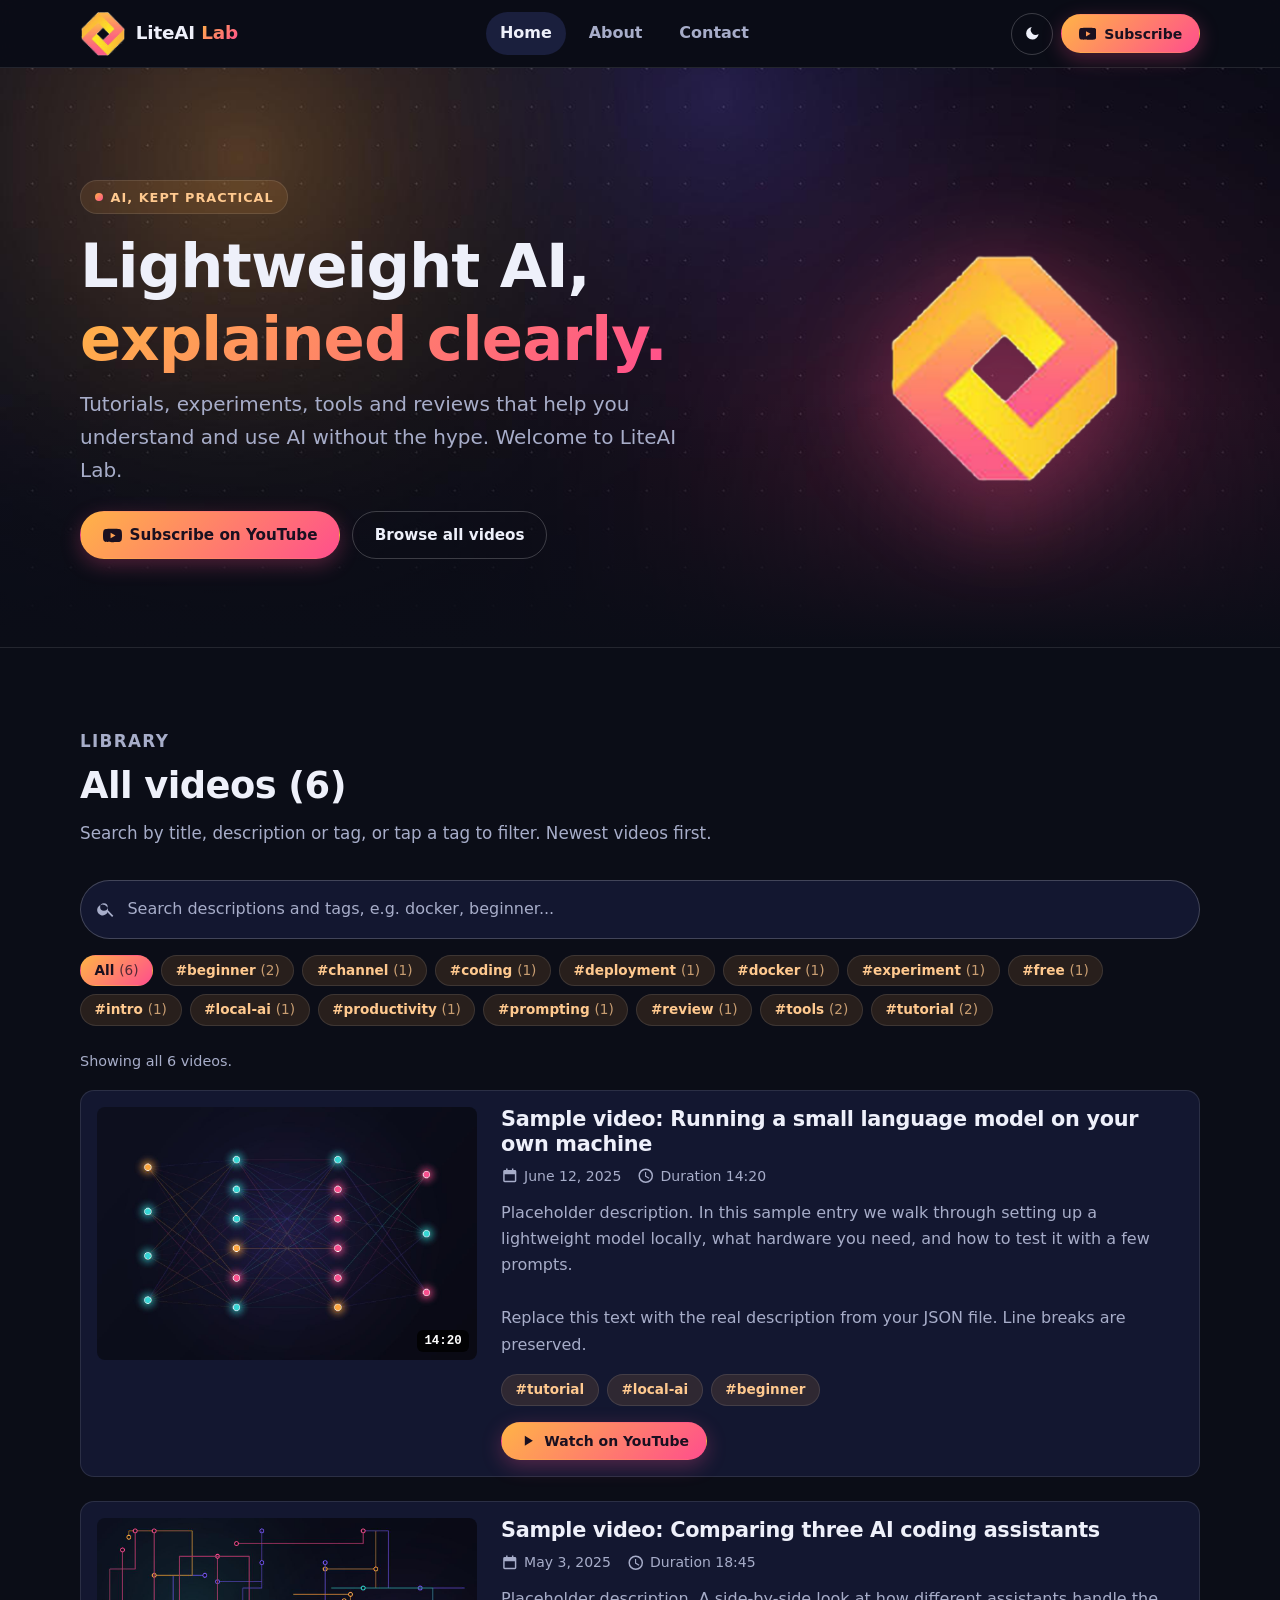
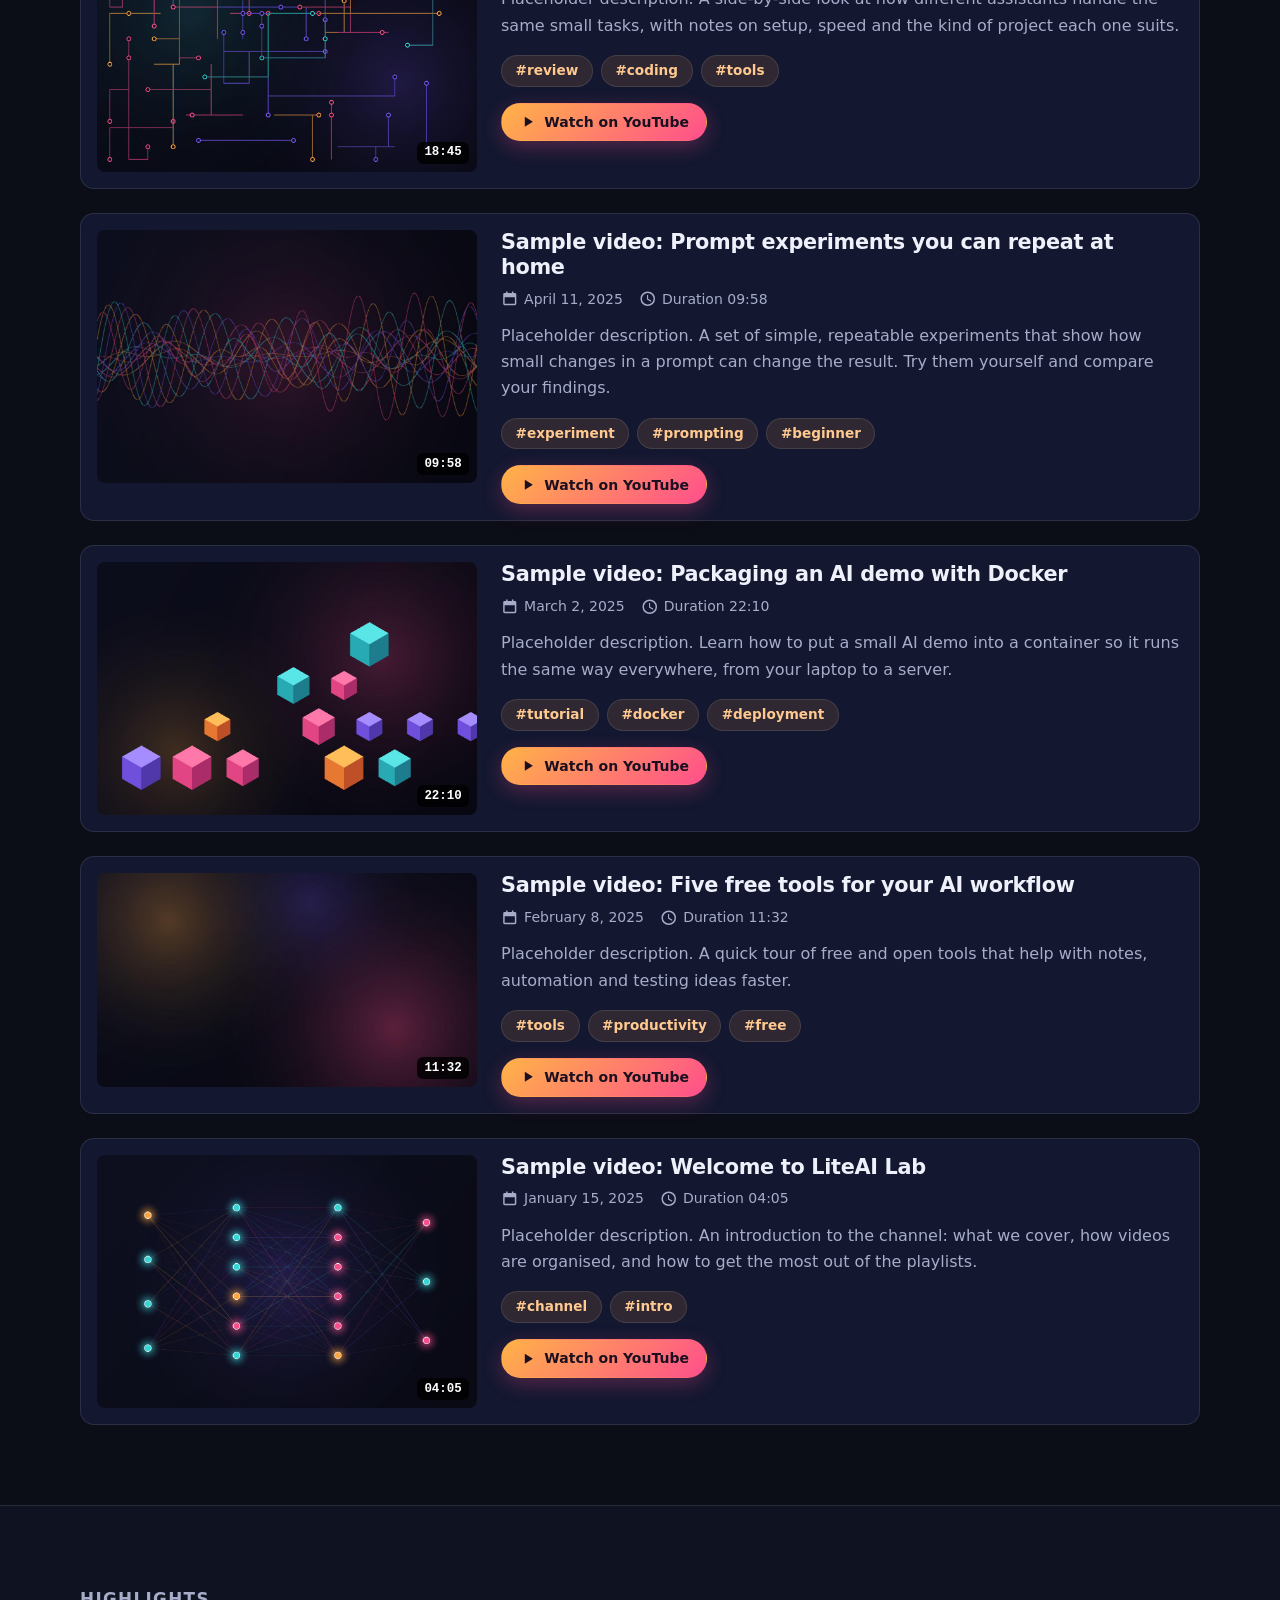
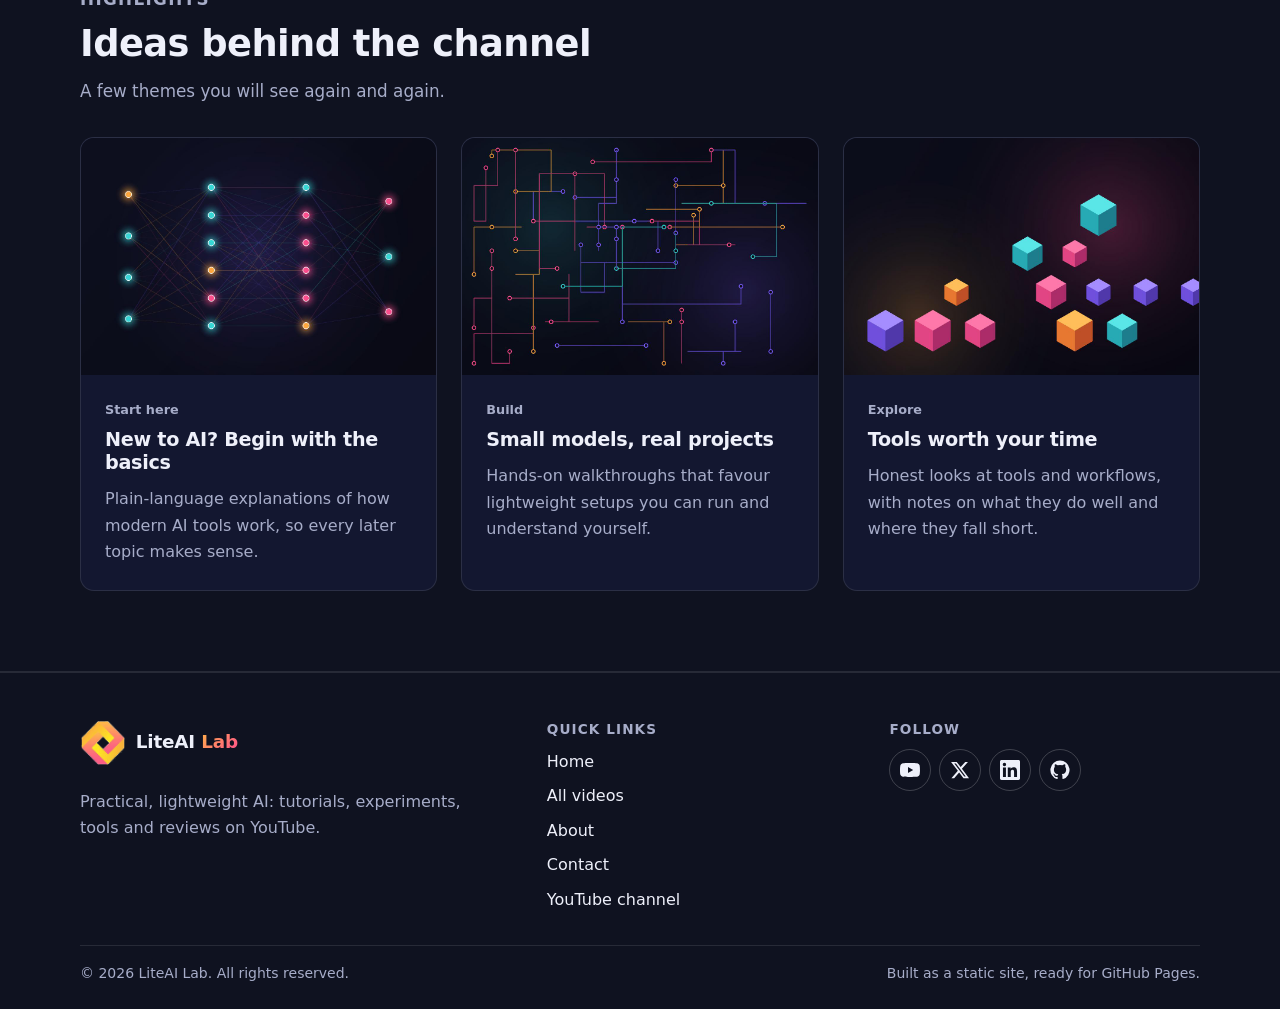
<file: index.html>
<!DOCTYPE html>
<html lang="en" data-theme="dark">
<head>
  <meta charset="utf-8">
  <meta name="viewport" content="width=device-width, initial-scale=1">
  <title>LiteAI Lab | Lightweight AI tutorials, experiments, tools & reviews</title>
  <meta name="description" content="LiteAI Lab is a YouTube channel about practical, lightweight AI: clear tutorials, hands-on experiments, useful tools and honest reviews. Browse every video here.">
  <meta name="theme-color" content="#0b0d17">
  <meta name="color-scheme" content="dark light">

  <!-- Open Graph / Twitter Card.
       Replace YOUR-USERNAME.github.io/liteai-lab with your real site URL (see README). -->
  <meta property="og:type" content="website">
  <meta property="og:site_name" content="LiteAI Lab">
  <meta property="og:title" content="LiteAI Lab | Lightweight AI tutorials, experiments, tools & reviews">
  <meta property="og:description" content="LiteAI Lab is a YouTube channel about practical, lightweight AI: clear tutorials, hands-on experiments, useful tools and honest reviews. Browse every video here.">
  <meta property="og:url" content="https://YOUR-USERNAME.github.io/liteai-lab/">
  <meta property="og:image" content="https://YOUR-USERNAME.github.io/liteai-lab/assets/images/og-image.png">
  <meta property="og:image:width" content="1200">
  <meta property="og:image:height" content="630">
  <meta property="og:image:alt" content="LiteAI Lab logo on a dark gradient background">
  <meta name="twitter:card" content="summary_large_image">
  <meta name="twitter:title" content="LiteAI Lab | Lightweight AI tutorials, experiments, tools & reviews">
  <meta name="twitter:description" content="LiteAI Lab is a YouTube channel about practical, lightweight AI: clear tutorials, hands-on experiments, useful tools and honest reviews. Browse every video here.">
  <meta name="twitter:image" content="https://YOUR-USERNAME.github.io/liteai-lab/assets/images/og-image.png">
  <meta name="twitter:image:alt" content="LiteAI Lab logo on a dark gradient background">

  <!-- Favicons -->
  <link rel="icon" href="favicon.ico" sizes="any">
  <link rel="icon" type="image/png" sizes="32x32" href="assets/images/favicon-32x32.png">
  <link rel="icon" type="image/png" sizes="16x16" href="assets/images/favicon-16x16.png">
  <link rel="apple-touch-icon" sizes="180x180" href="assets/images/apple-touch-icon.png">
  <link rel="icon" type="image/png" sizes="192x192" href="assets/images/android-chrome-192x192.png">
  <link rel="icon" type="image/png" sizes="512x512" href="assets/images/android-chrome-512x512.png">
  <link rel="manifest" href="site.webmanifest">

  <script>
    /* Apply saved theme before first paint (dark is the default) */
    (function () {
      var r = document.documentElement, t = null;
      try { t = localStorage.getItem("liteai-theme"); } catch (e) {}
      r.setAttribute("data-theme", t === "light" ? "light" : "dark");
      r.classList.add("js");
    })();
  </script>
  <link rel="stylesheet" href="assets/css/styles.css">
</head>
<body>
  <a class="skip-link" href="#main">Skip to main content</a>

  <header class="site-header">
    <nav class="container nav" aria-label="Main">
      <a class="brand" href="index.html" aria-label="LiteAI Lab home">
        <img src="assets/images/logo.png" alt="" width="44" height="44">
        <span>LiteAI <b>Lab</b></span>
      </a>
      <ul class="nav-links" id="primary-nav">
        <li><a href="index.html" aria-current="page">Home</a></li>
        <li><a href="about.html">About</a></li>
        <li><a href="contact.html">Contact</a></li>
        <li class="nav-subscribe-mobile"><a class="btn btn-primary" href="https://www.youtube.com/@LiteAILab" target="_blank" rel="noopener noreferrer"><svg class="icon" viewBox="0 0 24 24" aria-hidden="true" focusable="false"><path d="M23.5 6.2a3 3 0 0 0-2.1-2.1C19.5 3.6 12 3.6 12 3.6s-7.5 0-9.4.5A3 3 0 0 0 .5 6.2C0 8.1 0 12 0 12s0 3.9.5 5.8a3 3 0 0 0 2.1 2.1c1.9.5 9.4.5 9.4.5s7.5 0 9.4-.5a3 3 0 0 0 2.1-2.1c.5-1.9.5-5.8.5-5.8s0-3.9-.5-5.8zM9.6 15.6V8.4l6.2 3.6-6.2 3.6z"/></svg> Subscribe</a></li>
      </ul>
      <div class="nav-actions">
        <button class="icon-btn theme-toggle" id="theme-toggle" type="button" aria-label="Switch to light theme" aria-pressed="false">
          <svg class="icon moon" viewBox="0 0 24 24" aria-hidden="true" focusable="false"><path d="M21 12.8A9 9 0 1 1 11.2 3a7 7 0 0 0 9.8 9.8z"/></svg><svg class="icon sun" viewBox="0 0 24 24" aria-hidden="true" focusable="false"><path d="M12 7a5 5 0 1 0 0 10 5 5 0 0 0 0-10zM11 1v3h2V1h-2zm0 19v3h2v-3h-2zM1 11v2h3v-2H1zm19 0v2h3v-2h-3zM4.2 5.6l2.1 2.1 1.4-1.4-2.1-2.1-1.4 1.4zm12.1 12.1 2.1 2.1 1.4-1.4-2.1-2.1-1.4 1.4zM5.6 19.8l1.4 1.4 2.1-2.1-1.4-1.4-2.1 2.1zM16.3 6.3l1.4 1.4 2.1-2.1-1.4-1.4-2.1 2.1z"/></svg>
        </button>
        <a class="btn btn-primary btn-sm nav-subscribe-desktop" href="https://www.youtube.com/@LiteAILab" target="_blank" rel="noopener noreferrer"><svg class="icon" viewBox="0 0 24 24" aria-hidden="true" focusable="false"><path d="M23.5 6.2a3 3 0 0 0-2.1-2.1C19.5 3.6 12 3.6 12 3.6s-7.5 0-9.4.5A3 3 0 0 0 .5 6.2C0 8.1 0 12 0 12s0 3.9.5 5.8a3 3 0 0 0 2.1 2.1c1.9.5 9.4.5 9.4.5s7.5 0 9.4-.5a3 3 0 0 0 2.1-2.1c.5-1.9.5-5.8.5-5.8s0-3.9-.5-5.8zM9.6 15.6V8.4l6.2 3.6-6.2 3.6z"/></svg> Subscribe</a>
        <button class="icon-btn menu-toggle" id="menu-toggle" type="button" aria-label="Open menu" aria-expanded="false" aria-controls="primary-nav">
          <svg class="icon" viewBox="0 0 24 24" aria-hidden="true" focusable="false"><path d="M3 6h18v2H3zm0 5h18v2H3zm0 5h18v2H3z"/></svg>
        </button>
      </div>
    </nav>
  </header>

  <main id="main">
    <section class="hero" aria-labelledby="hero-title">
      <div class="container hero-inner">
        <div>
          <p class="eyebrow">AI, kept practical</p>
          <h1 id="hero-title">Lightweight AI,<br><span class="grad">explained clearly.</span></h1>
          <p class="lead">Tutorials, experiments, tools and reviews that help you understand and use AI without the hype. Welcome to LiteAI Lab.</p>
          <div class="cta-row">
            <a class="btn btn-primary" href="https://www.youtube.com/@LiteAILab?sub_confirmation=1" target="_blank" rel="noopener noreferrer"><svg class="icon" viewBox="0 0 24 24" aria-hidden="true" focusable="false"><path d="M23.5 6.2a3 3 0 0 0-2.1-2.1C19.5 3.6 12 3.6 12 3.6s-7.5 0-9.4.5A3 3 0 0 0 .5 6.2C0 8.1 0 12 0 12s0 3.9.5 5.8a3 3 0 0 0 2.1 2.1c1.9.5 9.4.5 9.4.5s7.5 0 9.4-.5a3 3 0 0 0 2.1-2.1c.5-1.9.5-5.8.5-5.8s0-3.9-.5-5.8zM9.6 15.6V8.4l6.2 3.6-6.2 3.6z"/></svg> Subscribe on YouTube</a>
            <a class="btn btn-ghost" href="#videos">Browse all videos</a>
          </div>
        </div>
        <img class="hero-mark" src="assets/images/logo-large.png" width="512" height="512" alt="LiteAI Lab logo: a folded orange and pink square">
      </div>
    </section>

    <section class="section" id="videos" aria-labelledby="videos-title">
      <div class="container">
        <div class="section-head">
          <p class="kicker">Library</p>
          <h2 id="videos-title">All videos (<span id="video-count">0</span>)</h2>
          <p>Search by title, description or tag, or tap a tag to filter. Newest videos first.</p>
        </div>

        <div class="video-controls">
          <div class="search-wrap" role="search">
            <label class="sr-only" for="video-search">Search videos by title, description or tags</label>
            <svg class="icon" viewBox="0 0 24 24" aria-hidden="true" focusable="false"><path d="M15.5 14h-.8l-.3-.3A6.5 6.5 0 1 0 14 15.5l.3.3v.8l5 5 1.5-1.5-5-5zm-6 0a4.5 4.5 0 1 1 0-9 4.5 4.5 0 0 1 0 9z"/></svg>
            <input class="search-input" id="video-search" type="search" placeholder="Search descriptions and tags, e.g. docker, beginner..." autocomplete="off" spellcheck="false">
            <button class="search-clear" id="search-clear" type="button" aria-label="Clear search"><svg class="icon" viewBox="0 0 24 24" aria-hidden="true" focusable="false"><path d="M19 6.4 17.6 5 12 10.6 6.4 5 5 6.4 10.6 12 5 17.6 6.4 19 12 13.4 17.6 19 19 17.6 13.4 12z"/></svg></button>
          </div>
          <div class="filter-row" id="tag-filters" role="group" aria-label="Filter videos by tag"></div>
        </div>

        <p class="results-status" id="results-status" role="status" aria-live="polite"></p>
        <ul class="video-list" id="video-list"></ul>
        <noscript><p class="empty-state">JavaScript is needed to list the videos here. You can always watch them on the <a href="https://www.youtube.com/@LiteAILab">LiteAI Lab YouTube channel</a>.</p></noscript>
      </div>
    </section>

    <section class="section section-alt" aria-labelledby="highlights-title">
      <div class="container">
        <div class="section-head">
          <p class="kicker">Highlights</p>
          <h2 id="highlights-title">Ideas behind the channel</h2>
          <p>A few themes you will see again and again.</p>
        </div>
        <div class="grid-3">
          <article class="card reveal">
            <img class="card-img" src="assets/generated/neural-network.jpg" width="1200" height="800" loading="lazy" alt="Abstract glowing neural network with connected nodes">
            <div class="card-body">
              <span class="meta-line">Start here</span>
              <h3>New to AI? Begin with the basics</h3>
              <p>Plain-language explanations of how modern AI tools work, so every later topic makes sense.</p>
            </div>
          </article>
          <article class="card reveal">
            <img class="card-img" src="assets/generated/circuit.jpg" width="1200" height="800" loading="lazy" alt="Abstract circuit-board lines in orange, pink and teal">
            <div class="card-body">
              <span class="meta-line">Build</span>
              <h3>Small models, real projects</h3>
              <p>Hands-on walkthroughs that favour lightweight setups you can run and understand yourself.</p>
            </div>
          </article>
          <article class="card reveal">
            <img class="card-img" src="assets/generated/iso-cubes.jpg" width="1200" height="800" loading="lazy" alt="Abstract isometric cubes in warm gradient colours">
            <div class="card-body">
              <span class="meta-line">Explore</span>
              <h3>Tools worth your time</h3>
              <p>Honest looks at tools and workflows, with notes on what they do well and where they fall short.</p>
            </div>
          </article>
        </div>
      </div>
    </section>
  </main>

  <footer class="site-footer">
    <div class="container">
      <div class="footer-grid">
        <div>
          <a class="brand" href="index.html" aria-label="LiteAI Lab home">
            <img src="assets/images/logo.png" alt="" width="44" height="44">
            <span>LiteAI <b>Lab</b></span>
          </a>
          <p style="margin-top:1rem">Practical, lightweight AI: tutorials, experiments, tools and reviews on YouTube.</p>
        </div>
        <nav aria-label="Footer">
          <h2>Quick links</h2>
          <ul class="footer-links">
            <li><a href="index.html">Home</a></li>
            <li><a href="index.html#videos">All videos</a></li>
            <li><a href="about.html">About</a></li>
            <li><a href="contact.html">Contact</a></li>
            <li><a href="https://www.youtube.com/@LiteAILab" target="_blank" rel="noopener noreferrer">YouTube channel</a></li>
          </ul>
        </nav>
        <div>
          <h2>Follow</h2>
          <ul class="social-icons">
          <li><a href="https://www.youtube.com/@LiteAILab" target="_blank" rel="noopener noreferrer" aria-label="LiteAI Lab on YouTube"><svg class="icon" viewBox="0 0 24 24" aria-hidden="true" focusable="false"><path d="M23.5 6.2a3 3 0 0 0-2.1-2.1C19.5 3.6 12 3.6 12 3.6s-7.5 0-9.4.5A3 3 0 0 0 .5 6.2C0 8.1 0 12 0 12s0 3.9.5 5.8a3 3 0 0 0 2.1 2.1c1.9.5 9.4.5 9.4.5s7.5 0 9.4-.5a3 3 0 0 0 2.1-2.1c.5-1.9.5-5.8.5-5.8s0-3.9-.5-5.8zM9.6 15.6V8.4l6.2 3.6-6.2 3.6z"/></svg></a></li>
          <li><a href="https://x.com/" target="_blank" rel="noopener noreferrer" aria-label="LiteAI Lab on X (Twitter)"><svg class="icon" viewBox="0 0 24 24" aria-hidden="true" focusable="false"><path d="M18.244 2.25h3.308l-7.227 8.26 8.502 11.24H16.17l-5.214-6.817L4.99 21.75H1.68l7.73-8.835L1.254 2.25H8.08l4.713 6.231zm-1.161 17.52h1.833L7.084 4.126H5.117z"/></svg></a></li>
          <li><a href="https://www.linkedin.com/" target="_blank" rel="noopener noreferrer" aria-label="LiteAI Lab on LinkedIn"><svg class="icon" viewBox="0 0 24 24" aria-hidden="true" focusable="false"><path d="M20.447 20.452h-3.554v-5.569c0-1.328-.027-3.037-1.852-3.037-1.853 0-2.136 1.445-2.136 2.939v5.667H9.351V9h3.414v1.561h.046c.477-.9 1.637-1.85 3.37-1.85 3.601 0 4.267 2.37 4.267 5.455v6.286zM5.337 7.433a2.062 2.062 0 1 1 0-4.125 2.062 2.062 0 0 1 0 4.125zM7.119 20.452H3.555V9h3.564v11.452zM22.225 0H1.771C.792 0 0 .774 0 1.729v20.542C0 23.227.792 24 1.771 24h20.451C23.2 24 24 23.227 24 22.271V1.729C24 .774 23.2 0 22.222 0h.003z"/></svg></a></li>
          <li><a href="https://github.com/" target="_blank" rel="noopener noreferrer" aria-label="LiteAI Lab on GitHub"><svg class="icon" viewBox="0 0 24 24" aria-hidden="true" focusable="false"><path d="M12 .5a11.5 11.5 0 0 0-3.64 22.41c.58.1.79-.25.79-.56v-2c-3.2.7-3.88-1.54-3.88-1.54-.52-1.33-1.28-1.69-1.28-1.69-1.04-.71.08-.7.08-.7 1.15.08 1.76 1.18 1.76 1.18 1.03 1.76 2.7 1.25 3.36.96.1-.75.4-1.25.73-1.54-2.55-.29-5.24-1.28-5.24-5.69 0-1.26.45-2.28 1.18-3.09-.12-.29-.51-1.46.11-3.05 0 0 .97-.31 3.17 1.18a11 11 0 0 1 5.77 0c2.2-1.49 3.17-1.18 3.17-1.18.62 1.59.23 2.76.11 3.05.74.81 1.18 1.83 1.18 3.09 0 4.42-2.69 5.39-5.25 5.68.41.36.78 1.06.78 2.14v3.17c0 .31.21.67.8.56A11.5 11.5 0 0 0 12 .5z"/></svg></a></li>
        </ul>
        </div>
      </div>
      <div class="copyright">
        <span>&copy; <span id="year">2026</span> LiteAI Lab. All rights reserved.</span>
        <span>Built as a static site, ready for GitHub Pages.</span>
      </div>
    </div>
  </footer>

  <script src="assets/js/main.js"></script>
  <script src="assets/js/videos.js"></script>
</body>
</html>
</file>
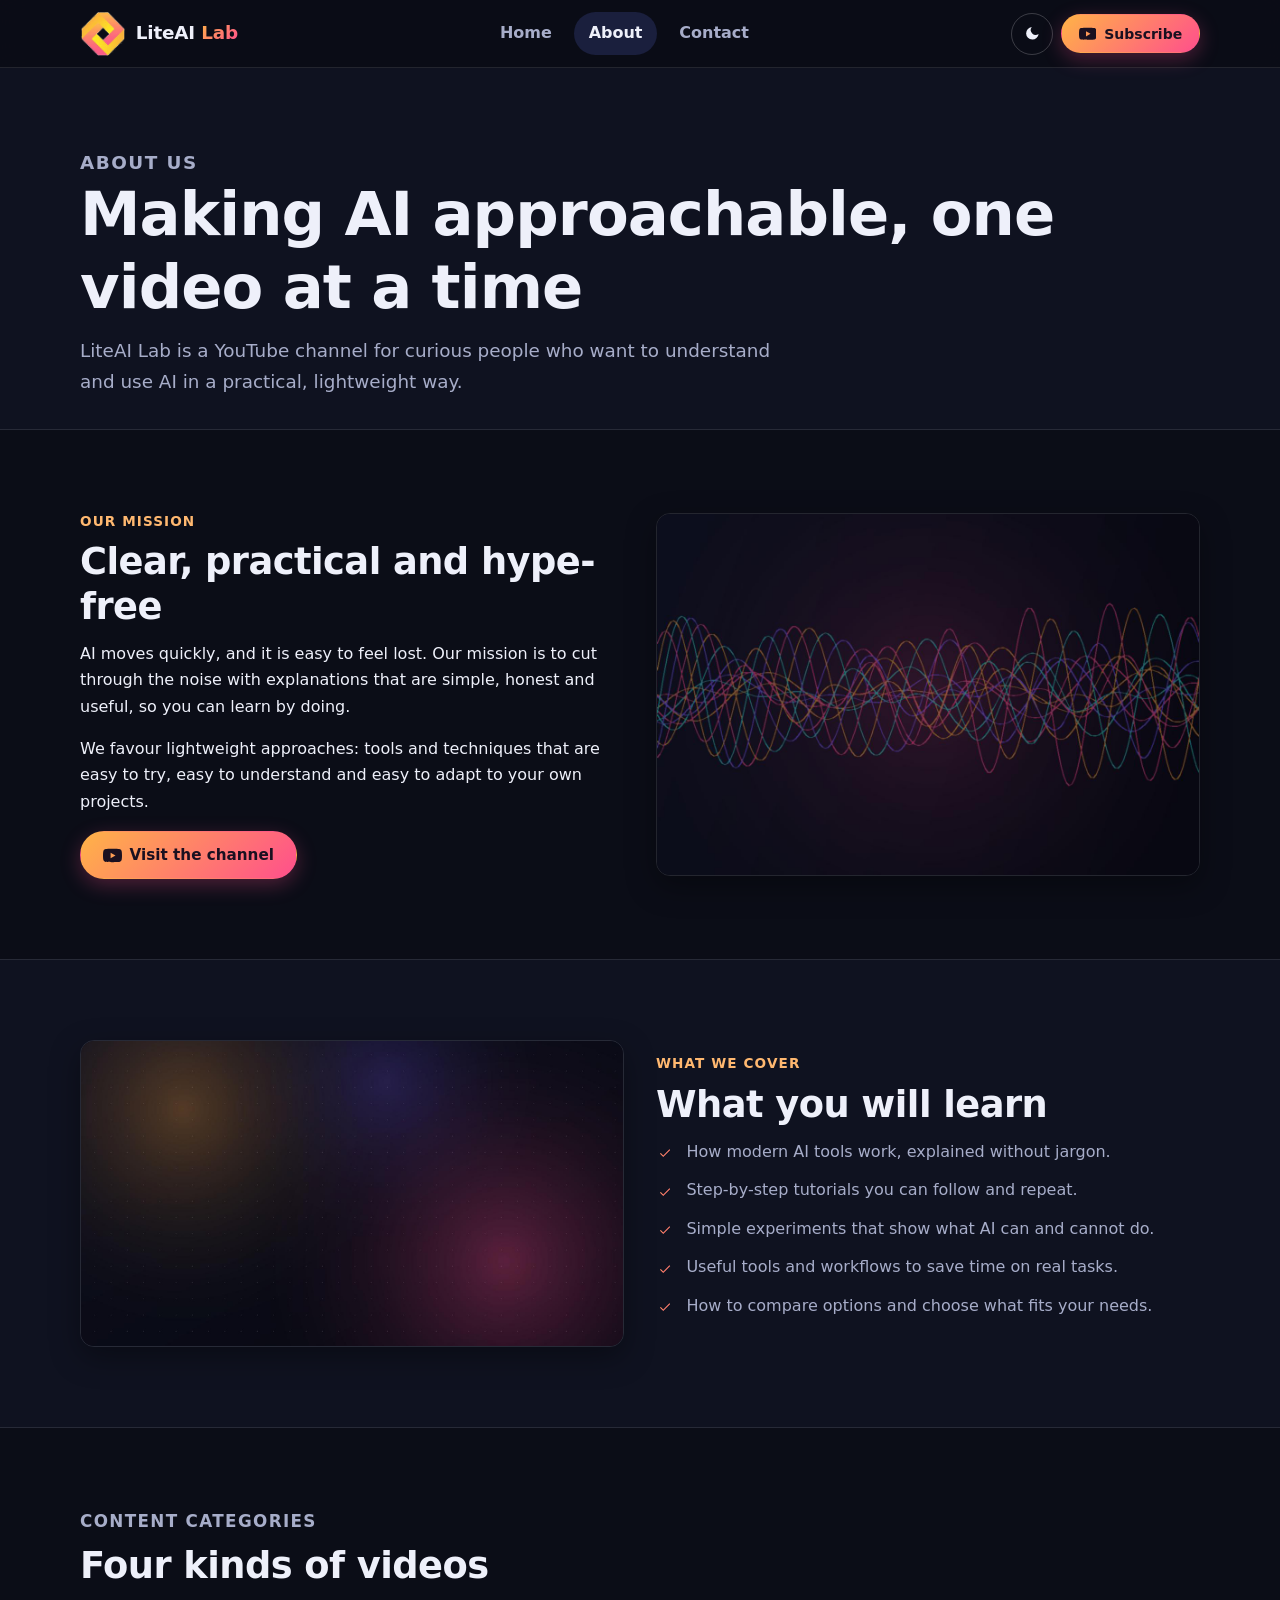
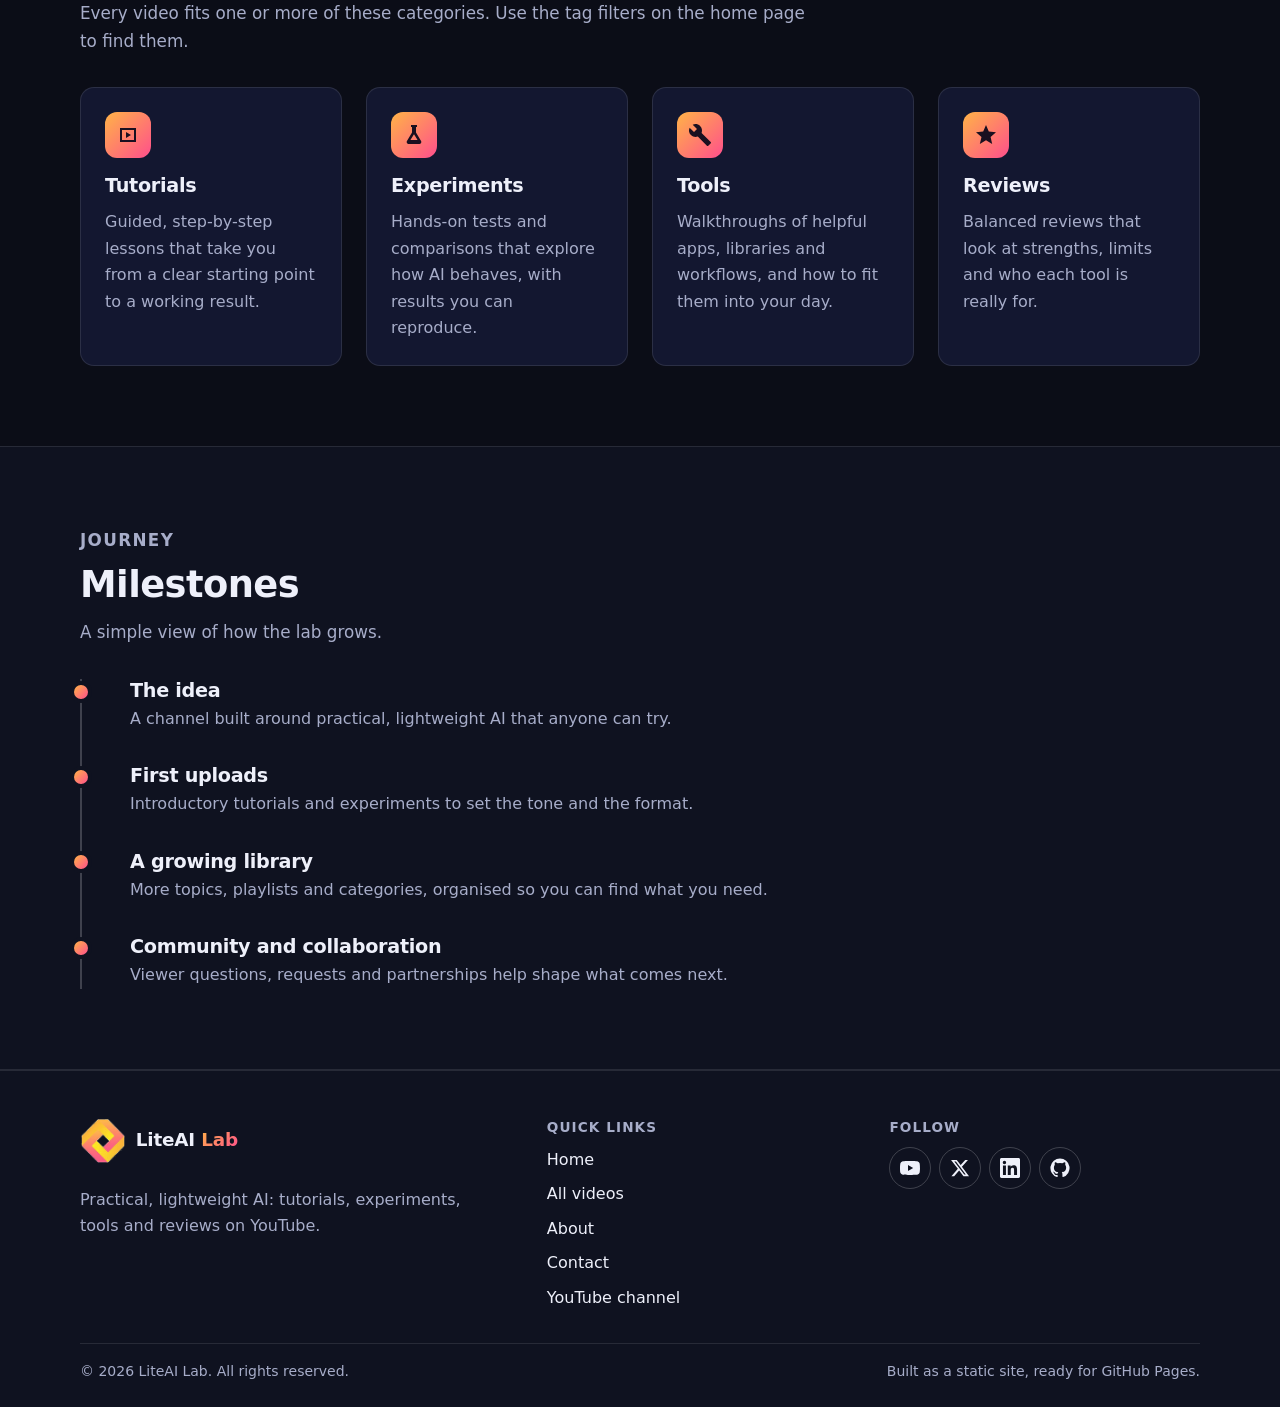
<file: about.html>
<!DOCTYPE html>
<html lang="en" data-theme="dark">
<head>
  <meta charset="utf-8">
  <meta name="viewport" content="width=device-width, initial-scale=1">
  <title>About | LiteAI Lab</title>
  <meta name="description" content="What LiteAI Lab is about: our mission, what the channel covers, what you will learn, and how our content is organised.">
  <meta name="theme-color" content="#0b0d17">
  <meta name="color-scheme" content="dark light">

  <!-- Open Graph / Twitter Card.
       Replace YOUR-USERNAME.github.io/liteai-lab with your real site URL (see README). -->
  <meta property="og:type" content="website">
  <meta property="og:site_name" content="LiteAI Lab">
  <meta property="og:title" content="About | LiteAI Lab">
  <meta property="og:description" content="What LiteAI Lab is about: our mission, what the channel covers, what you will learn, and how our content is organised.">
  <meta property="og:url" content="https://YOUR-USERNAME.github.io/liteai-lab/about.html">
  <meta property="og:image" content="https://YOUR-USERNAME.github.io/liteai-lab/assets/images/og-image.png">
  <meta property="og:image:width" content="1200">
  <meta property="og:image:height" content="630">
  <meta property="og:image:alt" content="LiteAI Lab logo on a dark gradient background">
  <meta name="twitter:card" content="summary_large_image">
  <meta name="twitter:title" content="About | LiteAI Lab">
  <meta name="twitter:description" content="What LiteAI Lab is about: our mission, what the channel covers, what you will learn, and how our content is organised.">
  <meta name="twitter:image" content="https://YOUR-USERNAME.github.io/liteai-lab/assets/images/og-image.png">
  <meta name="twitter:image:alt" content="LiteAI Lab logo on a dark gradient background">

  <!-- Favicons -->
  <link rel="icon" href="favicon.ico" sizes="any">
  <link rel="icon" type="image/png" sizes="32x32" href="assets/images/favicon-32x32.png">
  <link rel="icon" type="image/png" sizes="16x16" href="assets/images/favicon-16x16.png">
  <link rel="apple-touch-icon" sizes="180x180" href="assets/images/apple-touch-icon.png">
  <link rel="icon" type="image/png" sizes="192x192" href="assets/images/android-chrome-192x192.png">
  <link rel="icon" type="image/png" sizes="512x512" href="assets/images/android-chrome-512x512.png">
  <link rel="manifest" href="site.webmanifest">

  <script>
    /* Apply saved theme before first paint (dark is the default) */
    (function () {
      var r = document.documentElement, t = null;
      try { t = localStorage.getItem("liteai-theme"); } catch (e) {}
      r.setAttribute("data-theme", t === "light" ? "light" : "dark");
      r.classList.add("js");
    })();
  </script>
  <link rel="stylesheet" href="assets/css/styles.css">
</head>
<body>
  <a class="skip-link" href="#main">Skip to main content</a>

  <header class="site-header">
    <nav class="container nav" aria-label="Main">
      <a class="brand" href="index.html" aria-label="LiteAI Lab home">
        <img src="assets/images/logo.png" alt="" width="44" height="44">
        <span>LiteAI <b>Lab</b></span>
      </a>
      <ul class="nav-links" id="primary-nav">
        <li><a href="index.html">Home</a></li>
        <li><a href="about.html" aria-current="page">About</a></li>
        <li><a href="contact.html">Contact</a></li>
        <li class="nav-subscribe-mobile"><a class="btn btn-primary" href="https://www.youtube.com/@LiteAILab" target="_blank" rel="noopener noreferrer"><svg class="icon" viewBox="0 0 24 24" aria-hidden="true" focusable="false"><path d="M23.5 6.2a3 3 0 0 0-2.1-2.1C19.5 3.6 12 3.6 12 3.6s-7.5 0-9.4.5A3 3 0 0 0 .5 6.2C0 8.1 0 12 0 12s0 3.9.5 5.8a3 3 0 0 0 2.1 2.1c1.9.5 9.4.5 9.4.5s7.5 0 9.4-.5a3 3 0 0 0 2.1-2.1c.5-1.9.5-5.8.5-5.8s0-3.9-.5-5.8zM9.6 15.6V8.4l6.2 3.6-6.2 3.6z"/></svg> Subscribe</a></li>
      </ul>
      <div class="nav-actions">
        <button class="icon-btn theme-toggle" id="theme-toggle" type="button" aria-label="Switch to light theme" aria-pressed="false">
          <svg class="icon moon" viewBox="0 0 24 24" aria-hidden="true" focusable="false"><path d="M21 12.8A9 9 0 1 1 11.2 3a7 7 0 0 0 9.8 9.8z"/></svg><svg class="icon sun" viewBox="0 0 24 24" aria-hidden="true" focusable="false"><path d="M12 7a5 5 0 1 0 0 10 5 5 0 0 0 0-10zM11 1v3h2V1h-2zm0 19v3h2v-3h-2zM1 11v2h3v-2H1zm19 0v2h3v-2h-3zM4.2 5.6l2.1 2.1 1.4-1.4-2.1-2.1-1.4 1.4zm12.1 12.1 2.1 2.1 1.4-1.4-2.1-2.1-1.4 1.4zM5.6 19.8l1.4 1.4 2.1-2.1-1.4-1.4-2.1 2.1zM16.3 6.3l1.4 1.4 2.1-2.1-1.4-1.4-2.1 2.1z"/></svg>
        </button>
        <a class="btn btn-primary btn-sm nav-subscribe-desktop" href="https://www.youtube.com/@LiteAILab" target="_blank" rel="noopener noreferrer"><svg class="icon" viewBox="0 0 24 24" aria-hidden="true" focusable="false"><path d="M23.5 6.2a3 3 0 0 0-2.1-2.1C19.5 3.6 12 3.6 12 3.6s-7.5 0-9.4.5A3 3 0 0 0 .5 6.2C0 8.1 0 12 0 12s0 3.9.5 5.8a3 3 0 0 0 2.1 2.1c1.9.5 9.4.5 9.4.5s7.5 0 9.4-.5a3 3 0 0 0 2.1-2.1c.5-1.9.5-5.8.5-5.8s0-3.9-.5-5.8zM9.6 15.6V8.4l6.2 3.6-6.2 3.6z"/></svg> Subscribe</a>
        <button class="icon-btn menu-toggle" id="menu-toggle" type="button" aria-label="Open menu" aria-expanded="false" aria-controls="primary-nav">
          <svg class="icon" viewBox="0 0 24 24" aria-hidden="true" focusable="false"><path d="M3 6h18v2H3zm0 5h18v2H3zm0 5h18v2H3z"/></svg>
        </button>
      </div>
    </nav>
  </header>

  <main id="main">
    <section class="page-hero">
      <div class="container">
        <p class="kicker">About us</p>
        <h1>Making AI approachable, one video at a time</h1>
        <p>LiteAI Lab is a YouTube channel for curious people who want to understand and use AI in a practical, lightweight way.</p>
      </div>
    </section>

    <section class="section" aria-labelledby="mission-title">
      <div class="container split">
        <div class="reveal">
          <p class="kicker">Our mission</p>
          <h2 id="mission-title">Clear, practical and hype-free</h2>
          <p>AI moves quickly, and it is easy to feel lost. Our mission is to cut through the noise with explanations that are simple, honest and useful, so you can learn by doing.</p>
          <p>We favour lightweight approaches: tools and techniques that are easy to try, easy to understand and easy to adapt to your own projects.</p>
          <a class="btn btn-primary" href="https://www.youtube.com/@LiteAILab" target="_blank" rel="noopener noreferrer"><svg class="icon" viewBox="0 0 24 24" aria-hidden="true" focusable="false"><path d="M23.5 6.2a3 3 0 0 0-2.1-2.1C19.5 3.6 12 3.6 12 3.6s-7.5 0-9.4.5A3 3 0 0 0 .5 6.2C0 8.1 0 12 0 12s0 3.9.5 5.8a3 3 0 0 0 2.1 2.1c1.9.5 9.4.5 9.4.5s7.5 0 9.4-.5a3 3 0 0 0 2.1-2.1c.5-1.9.5-5.8.5-5.8s0-3.9-.5-5.8zM9.6 15.6V8.4l6.2 3.6-6.2 3.6z"/></svg> Visit the channel</a>
        </div>
        <img class="rounded-img reveal" src="assets/generated/waveform.jpg" width="1200" height="800" loading="lazy" alt="Abstract flowing waveform lines in orange, pink, violet and teal">
      </div>
    </section>

    <section class="section section-alt" aria-labelledby="learn-title">
      <div class="container split">
        <img class="rounded-img reveal" src="assets/generated/hero-bg.jpg" width="1600" height="900" loading="lazy" alt="Dark abstract background with soft orange and pink glows and a dotted grid">
        <div class="reveal">
          <p class="kicker">What we cover</p>
          <h2 id="learn-title">What you will learn</h2>
          <ul class="check-list">
            <li>How modern AI tools work, explained without jargon.</li>
            <li>Step-by-step tutorials you can follow and repeat.</li>
            <li>Simple experiments that show what AI can and cannot do.</li>
            <li>Useful tools and workflows to save time on real tasks.</li>
            <li>How to compare options and choose what fits your needs.</li>
          </ul>
        </div>
      </div>
    </section>

    <section class="section" aria-labelledby="cats-title">
      <div class="container">
        <div class="section-head">
          <p class="kicker">Content categories</p>
          <h2 id="cats-title">Four kinds of videos</h2>
          <p>Every video fits one or more of these categories. Use the tag filters on the home page to find them.</p>
        </div>
        <div class="grid-4">
          <article class="card reveal"><div class="card-body">
            <div class="cat-icon"><svg class="icon" viewBox="0 0 24 24" aria-hidden="true" focusable="false"><path d="M4 5h16v14H4V5zm2 2v10h12V7H6zm4 2 5 3-5 3V9z"/></svg></div>
            <h3>Tutorials</h3>
            <p>Guided, step-by-step lessons that take you from a clear starting point to a working result.</p>
          </div></article>
          <article class="card reveal"><div class="card-body">
            <div class="cat-icon"><svg class="icon" viewBox="0 0 24 24" aria-hidden="true" focusable="false"><path d="M9 2h6v2h-1v5.6l5.2 8.7A2 2 0 0 1 17.5 21h-11a2 2 0 0 1-1.7-2.7L10 9.6V4H9V2zm3 9.2L8.4 17h7.2L12 11.2z"/></svg></div>
            <h3>Experiments</h3>
            <p>Hands-on tests and comparisons that explore how AI behaves, with results you can reproduce.</p>
          </div></article>
          <article class="card reveal"><div class="card-body">
            <div class="cat-icon"><svg class="icon" viewBox="0 0 24 24" aria-hidden="true" focusable="false"><path d="M22.7 19l-9.1-9.1c.9-2.3.4-5-1.5-6.9-2-2-5-2.4-7.4-1.3L9 6 6 9 1.6 4.7C.4 7.1.9 10.1 2.9 12.1c1.9 1.9 4.6 2.4 6.9 1.5l9.1 9.1c.4.4 1 .4 1.4 0l2.3-2.3c.5-.4.5-1.1.1-1.4z"/></svg></div>
            <h3>Tools</h3>
            <p>Walkthroughs of helpful apps, libraries and workflows, and how to fit them into your day.</p>
          </div></article>
          <article class="card reveal"><div class="card-body">
            <div class="cat-icon"><svg class="icon" viewBox="0 0 24 24" aria-hidden="true" focusable="false"><path d="M12 17.3 18.2 21l-1.6-7L22 9.2l-7.2-.6L12 2 9.2 8.6 2 9.2 7.5 14 5.8 21z"/></svg></div>
            <h3>Reviews</h3>
            <p>Balanced reviews that look at strengths, limits and who each tool is really for.</p>
          </div></article>
        </div>
      </div>
    </section>

    <section class="section section-alt" aria-labelledby="timeline-title">
      <div class="container">
        <div class="section-head">
          <p class="kicker">Journey</p>
          <h2 id="timeline-title">Milestones</h2>
          <p>A simple view of how the lab grows.</p>
        </div>
        <ol class="timeline">
          <li class="reveal"><h3>The idea</h3><p>A channel built around practical, lightweight AI that anyone can try.</p></li>
          <li class="reveal"><h3>First uploads</h3><p>Introductory tutorials and experiments to set the tone and the format.</p></li>
          <li class="reveal"><h3>A growing library</h3><p>More topics, playlists and categories, organised so you can find what you need.</p></li>
          <li class="reveal"><h3>Community and collaboration</h3><p>Viewer questions, requests and partnerships help shape what comes next.</p></li>
        </ol>
      </div>
    </section>
  </main>

  <footer class="site-footer">
    <div class="container">
      <div class="footer-grid">
        <div>
          <a class="brand" href="index.html" aria-label="LiteAI Lab home">
            <img src="assets/images/logo.png" alt="" width="44" height="44">
            <span>LiteAI <b>Lab</b></span>
          </a>
          <p style="margin-top:1rem">Practical, lightweight AI: tutorials, experiments, tools and reviews on YouTube.</p>
        </div>
        <nav aria-label="Footer">
          <h2>Quick links</h2>
          <ul class="footer-links">
            <li><a href="index.html">Home</a></li>
            <li><a href="index.html#videos">All videos</a></li>
            <li><a href="about.html">About</a></li>
            <li><a href="contact.html">Contact</a></li>
            <li><a href="https://www.youtube.com/@LiteAILab" target="_blank" rel="noopener noreferrer">YouTube channel</a></li>
          </ul>
        </nav>
        <div>
          <h2>Follow</h2>
          <ul class="social-icons">
          <li><a href="https://www.youtube.com/@LiteAILab" target="_blank" rel="noopener noreferrer" aria-label="LiteAI Lab on YouTube"><svg class="icon" viewBox="0 0 24 24" aria-hidden="true" focusable="false"><path d="M23.5 6.2a3 3 0 0 0-2.1-2.1C19.5 3.6 12 3.6 12 3.6s-7.5 0-9.4.5A3 3 0 0 0 .5 6.2C0 8.1 0 12 0 12s0 3.9.5 5.8a3 3 0 0 0 2.1 2.1c1.9.5 9.4.5 9.4.5s7.5 0 9.4-.5a3 3 0 0 0 2.1-2.1c.5-1.9.5-5.8.5-5.8s0-3.9-.5-5.8zM9.6 15.6V8.4l6.2 3.6-6.2 3.6z"/></svg></a></li>
          <li><a href="https://x.com/" target="_blank" rel="noopener noreferrer" aria-label="LiteAI Lab on X (Twitter)"><svg class="icon" viewBox="0 0 24 24" aria-hidden="true" focusable="false"><path d="M18.244 2.25h3.308l-7.227 8.26 8.502 11.24H16.17l-5.214-6.817L4.99 21.75H1.68l7.73-8.835L1.254 2.25H8.08l4.713 6.231zm-1.161 17.52h1.833L7.084 4.126H5.117z"/></svg></a></li>
          <li><a href="https://www.linkedin.com/" target="_blank" rel="noopener noreferrer" aria-label="LiteAI Lab on LinkedIn"><svg class="icon" viewBox="0 0 24 24" aria-hidden="true" focusable="false"><path d="M20.447 20.452h-3.554v-5.569c0-1.328-.027-3.037-1.852-3.037-1.853 0-2.136 1.445-2.136 2.939v5.667H9.351V9h3.414v1.561h.046c.477-.9 1.637-1.85 3.37-1.85 3.601 0 4.267 2.37 4.267 5.455v6.286zM5.337 7.433a2.062 2.062 0 1 1 0-4.125 2.062 2.062 0 0 1 0 4.125zM7.119 20.452H3.555V9h3.564v11.452zM22.225 0H1.771C.792 0 0 .774 0 1.729v20.542C0 23.227.792 24 1.771 24h20.451C23.2 24 24 23.227 24 22.271V1.729C24 .774 23.2 0 22.222 0h.003z"/></svg></a></li>
          <li><a href="https://github.com/" target="_blank" rel="noopener noreferrer" aria-label="LiteAI Lab on GitHub"><svg class="icon" viewBox="0 0 24 24" aria-hidden="true" focusable="false"><path d="M12 .5a11.5 11.5 0 0 0-3.64 22.41c.58.1.79-.25.79-.56v-2c-3.2.7-3.88-1.54-3.88-1.54-.52-1.33-1.28-1.69-1.28-1.69-1.04-.71.08-.7.08-.7 1.15.08 1.76 1.18 1.76 1.18 1.03 1.76 2.7 1.25 3.36.96.1-.75.4-1.25.73-1.54-2.55-.29-5.24-1.28-5.24-5.69 0-1.26.45-2.28 1.18-3.09-.12-.29-.51-1.46.11-3.05 0 0 .97-.31 3.17 1.18a11 11 0 0 1 5.77 0c2.2-1.49 3.17-1.18 3.17-1.18.62 1.59.23 2.76.11 3.05.74.81 1.18 1.83 1.18 3.09 0 4.42-2.69 5.39-5.25 5.68.41.36.78 1.06.78 2.14v3.17c0 .31.21.67.8.56A11.5 11.5 0 0 0 12 .5z"/></svg></a></li>
        </ul>
        </div>
      </div>
      <div class="copyright">
        <span>&copy; <span id="year">2026</span> LiteAI Lab. All rights reserved.</span>
        <span>Built as a static site, ready for GitHub Pages.</span>
      </div>
    </div>
  </footer>

  <script src="assets/js/main.js"></script>
</body>
</html>
</file>
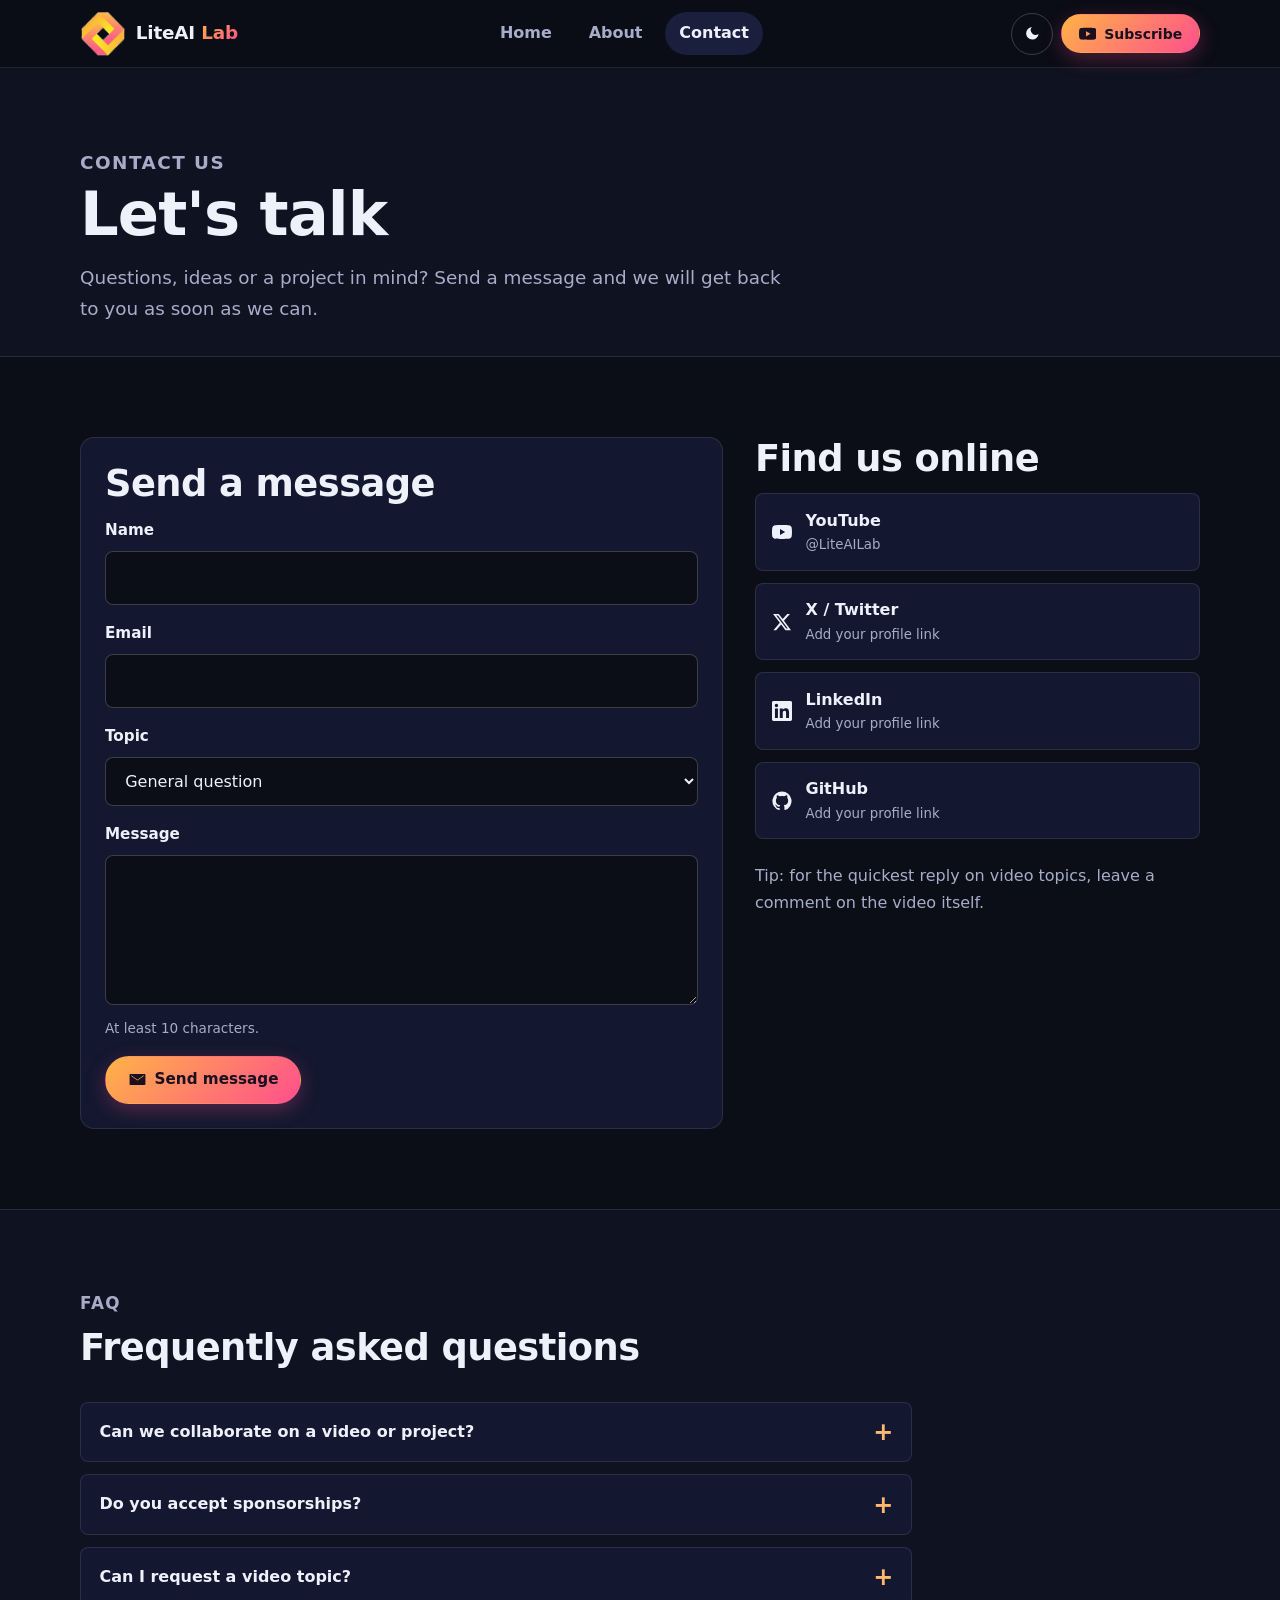
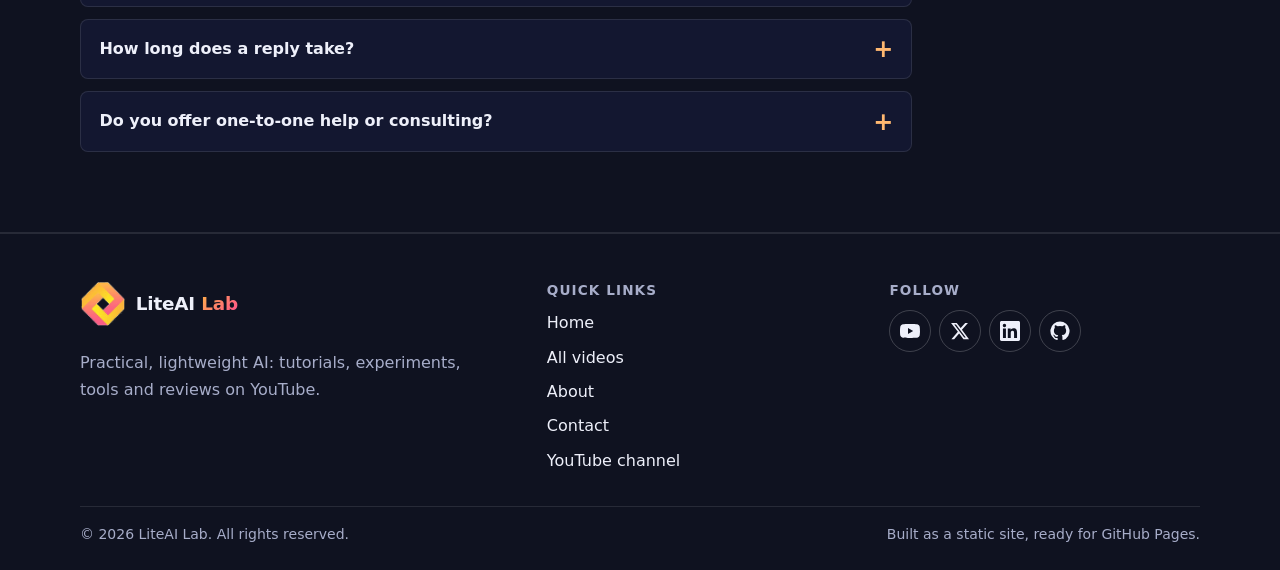
<file: contact.html>
<!DOCTYPE html>
<html lang="en" data-theme="dark">
<head>
  <meta charset="utf-8">
  <meta name="viewport" content="width=device-width, initial-scale=1">
  <title>Contact | LiteAI Lab</title>
  <meta name="description" content="Get in touch with LiteAI Lab for collaborations, sponsorships, video requests or general questions.">
  <meta name="theme-color" content="#0b0d17">
  <meta name="color-scheme" content="dark light">

  <!-- Open Graph / Twitter Card.
       Replace YOUR-USERNAME.github.io/liteai-lab with your real site URL (see README). -->
  <meta property="og:type" content="website">
  <meta property="og:site_name" content="LiteAI Lab">
  <meta property="og:title" content="Contact | LiteAI Lab">
  <meta property="og:description" content="Get in touch with LiteAI Lab for collaborations, sponsorships, video requests or general questions.">
  <meta property="og:url" content="https://YOUR-USERNAME.github.io/liteai-lab/contact.html">
  <meta property="og:image" content="https://YOUR-USERNAME.github.io/liteai-lab/assets/images/og-image.png">
  <meta property="og:image:width" content="1200">
  <meta property="og:image:height" content="630">
  <meta property="og:image:alt" content="LiteAI Lab logo on a dark gradient background">
  <meta name="twitter:card" content="summary_large_image">
  <meta name="twitter:title" content="Contact | LiteAI Lab">
  <meta name="twitter:description" content="Get in touch with LiteAI Lab for collaborations, sponsorships, video requests or general questions.">
  <meta name="twitter:image" content="https://YOUR-USERNAME.github.io/liteai-lab/assets/images/og-image.png">
  <meta name="twitter:image:alt" content="LiteAI Lab logo on a dark gradient background">

  <!-- Favicons -->
  <link rel="icon" href="favicon.ico" sizes="any">
  <link rel="icon" type="image/png" sizes="32x32" href="assets/images/favicon-32x32.png">
  <link rel="icon" type="image/png" sizes="16x16" href="assets/images/favicon-16x16.png">
  <link rel="apple-touch-icon" sizes="180x180" href="assets/images/apple-touch-icon.png">
  <link rel="icon" type="image/png" sizes="192x192" href="assets/images/android-chrome-192x192.png">
  <link rel="icon" type="image/png" sizes="512x512" href="assets/images/android-chrome-512x512.png">
  <link rel="manifest" href="site.webmanifest">

  <script>
    /* Apply saved theme before first paint (dark is the default) */
    (function () {
      var r = document.documentElement, t = null;
      try { t = localStorage.getItem("liteai-theme"); } catch (e) {}
      r.setAttribute("data-theme", t === "light" ? "light" : "dark");
      r.classList.add("js");
    })();
  </script>
  <link rel="stylesheet" href="assets/css/styles.css">
</head>
<body>
  <a class="skip-link" href="#main">Skip to main content</a>

  <header class="site-header">
    <nav class="container nav" aria-label="Main">
      <a class="brand" href="index.html" aria-label="LiteAI Lab home">
        <img src="assets/images/logo.png" alt="" width="44" height="44">
        <span>LiteAI <b>Lab</b></span>
      </a>
      <ul class="nav-links" id="primary-nav">
        <li><a href="index.html">Home</a></li>
        <li><a href="about.html">About</a></li>
        <li><a href="contact.html" aria-current="page">Contact</a></li>
        <li class="nav-subscribe-mobile"><a class="btn btn-primary" href="https://www.youtube.com/@LiteAILab" target="_blank" rel="noopener noreferrer"><svg class="icon" viewBox="0 0 24 24" aria-hidden="true" focusable="false"><path d="M23.5 6.2a3 3 0 0 0-2.1-2.1C19.5 3.6 12 3.6 12 3.6s-7.5 0-9.4.5A3 3 0 0 0 .5 6.2C0 8.1 0 12 0 12s0 3.9.5 5.8a3 3 0 0 0 2.1 2.1c1.9.5 9.4.5 9.4.5s7.5 0 9.4-.5a3 3 0 0 0 2.1-2.1c.5-1.9.5-5.8.5-5.8s0-3.9-.5-5.8zM9.6 15.6V8.4l6.2 3.6-6.2 3.6z"/></svg> Subscribe</a></li>
      </ul>
      <div class="nav-actions">
        <button class="icon-btn theme-toggle" id="theme-toggle" type="button" aria-label="Switch to light theme" aria-pressed="false">
          <svg class="icon moon" viewBox="0 0 24 24" aria-hidden="true" focusable="false"><path d="M21 12.8A9 9 0 1 1 11.2 3a7 7 0 0 0 9.8 9.8z"/></svg><svg class="icon sun" viewBox="0 0 24 24" aria-hidden="true" focusable="false"><path d="M12 7a5 5 0 1 0 0 10 5 5 0 0 0 0-10zM11 1v3h2V1h-2zm0 19v3h2v-3h-2zM1 11v2h3v-2H1zm19 0v2h3v-2h-3zM4.2 5.6l2.1 2.1 1.4-1.4-2.1-2.1-1.4 1.4zm12.1 12.1 2.1 2.1 1.4-1.4-2.1-2.1-1.4 1.4zM5.6 19.8l1.4 1.4 2.1-2.1-1.4-1.4-2.1 2.1zM16.3 6.3l1.4 1.4 2.1-2.1-1.4-1.4-2.1 2.1z"/></svg>
        </button>
        <a class="btn btn-primary btn-sm nav-subscribe-desktop" href="https://www.youtube.com/@LiteAILab" target="_blank" rel="noopener noreferrer"><svg class="icon" viewBox="0 0 24 24" aria-hidden="true" focusable="false"><path d="M23.5 6.2a3 3 0 0 0-2.1-2.1C19.5 3.6 12 3.6 12 3.6s-7.5 0-9.4.5A3 3 0 0 0 .5 6.2C0 8.1 0 12 0 12s0 3.9.5 5.8a3 3 0 0 0 2.1 2.1c1.9.5 9.4.5 9.4.5s7.5 0 9.4-.5a3 3 0 0 0 2.1-2.1c.5-1.9.5-5.8.5-5.8s0-3.9-.5-5.8zM9.6 15.6V8.4l6.2 3.6-6.2 3.6z"/></svg> Subscribe</a>
        <button class="icon-btn menu-toggle" id="menu-toggle" type="button" aria-label="Open menu" aria-expanded="false" aria-controls="primary-nav">
          <svg class="icon" viewBox="0 0 24 24" aria-hidden="true" focusable="false"><path d="M3 6h18v2H3zm0 5h18v2H3zm0 5h18v2H3z"/></svg>
        </button>
      </div>
    </nav>
  </header>

  <main id="main">
    <section class="page-hero">
      <div class="container">
        <p class="kicker">Contact us</p>
        <h1>Let's talk</h1>
        <p>Questions, ideas or a project in mind? Send a message and we will get back to you as soon as we can.</p>
      </div>
    </section>

    <section class="section" aria-labelledby="form-title">
      <div class="container contact-layout">
        <div class="form-card reveal">
          <h2 id="form-title">Send a message</h2>
          <form id="contact-form" method="post">
            <div class="field">
              <label for="name">Name</label>
              <input id="name" name="name" type="text" autocomplete="name" required>
            </div>
            <div class="field">
              <label for="email">Email</label>
              <input id="email" name="email" type="email" autocomplete="email" required>
            </div>
            <div class="field">
              <label for="topic">Topic</label>
              <select id="topic" name="topic">
                <option>General question</option>
                <option>Collaboration</option>
                <option>Sponsorship</option>
                <option>Video request</option>
              </select>
            </div>
            <div class="field">
              <label for="message">Message</label>
              <textarea id="message" name="message" required minlength="10"></textarea>
              <p class="hint">At least 10 characters.</p>
            </div>
            <div class="hp" aria-hidden="true">
              <label for="company">Leave this field empty</label>
              <input id="company" name="company" type="text" tabindex="-1" autocomplete="off">
            </div>
            <button class="btn btn-primary" type="submit"><svg class="icon" viewBox="0 0 24 24" aria-hidden="true" focusable="false"><path d="M3 5h18a1 1 0 0 1 1 1v12a1 1 0 0 1-1 1H3a1 1 0 0 1-1-1V6a1 1 0 0 1 1-1zm9 7.2L4.6 7H4v.6l8 5.6 8-5.6V7h-.6L12 12.2z"/></svg> Send message</button>
            <p class="form-status" id="form-status" role="status" aria-live="polite"></p>
          </form>
          <noscript><p class="hint">JavaScript is needed to send this form. Please email us directly instead.</p></noscript>
        </div>

        <aside class="reveal" aria-labelledby="social-title">
          <h2 id="social-title">Find us online</h2>
          <ul class="social-list">
            <li><a href="https://www.youtube.com/@LiteAILab" target="_blank" rel="noopener noreferrer"><svg class="icon" viewBox="0 0 24 24" aria-hidden="true" focusable="false"><path d="M23.5 6.2a3 3 0 0 0-2.1-2.1C19.5 3.6 12 3.6 12 3.6s-7.5 0-9.4.5A3 3 0 0 0 .5 6.2C0 8.1 0 12 0 12s0 3.9.5 5.8a3 3 0 0 0 2.1 2.1c1.9.5 9.4.5 9.4.5s7.5 0 9.4-.5a3 3 0 0 0 2.1-2.1c.5-1.9.5-5.8.5-5.8s0-3.9-.5-5.8zM9.6 15.6V8.4l6.2 3.6-6.2 3.6z"/></svg><span>YouTube<small>@LiteAILab</small></span></a></li>
            <li><a href="https://x.com/" target="_blank" rel="noopener noreferrer"><svg class="icon" viewBox="0 0 24 24" aria-hidden="true" focusable="false"><path d="M18.244 2.25h3.308l-7.227 8.26 8.502 11.24H16.17l-5.214-6.817L4.99 21.75H1.68l7.73-8.835L1.254 2.25H8.08l4.713 6.231zm-1.161 17.52h1.833L7.084 4.126H5.117z"/></svg><span>X / Twitter<small>Add your profile link</small></span></a></li>
            <li><a href="https://www.linkedin.com/" target="_blank" rel="noopener noreferrer"><svg class="icon" viewBox="0 0 24 24" aria-hidden="true" focusable="false"><path d="M20.447 20.452h-3.554v-5.569c0-1.328-.027-3.037-1.852-3.037-1.853 0-2.136 1.445-2.136 2.939v5.667H9.351V9h3.414v1.561h.046c.477-.9 1.637-1.85 3.37-1.85 3.601 0 4.267 2.37 4.267 5.455v6.286zM5.337 7.433a2.062 2.062 0 1 1 0-4.125 2.062 2.062 0 0 1 0 4.125zM7.119 20.452H3.555V9h3.564v11.452zM22.225 0H1.771C.792 0 0 .774 0 1.729v20.542C0 23.227.792 24 1.771 24h20.451C23.2 24 24 23.227 24 22.271V1.729C24 .774 23.2 0 22.222 0h.003z"/></svg><span>LinkedIn<small>Add your profile link</small></span></a></li>
            <li><a href="https://github.com/" target="_blank" rel="noopener noreferrer"><svg class="icon" viewBox="0 0 24 24" aria-hidden="true" focusable="false"><path d="M12 .5a11.5 11.5 0 0 0-3.64 22.41c.58.1.79-.25.79-.56v-2c-3.2.7-3.88-1.54-3.88-1.54-.52-1.33-1.28-1.69-1.28-1.69-1.04-.71.08-.7.08-.7 1.15.08 1.76 1.18 1.76 1.18 1.03 1.76 2.7 1.25 3.36.96.1-.75.4-1.25.73-1.54-2.55-.29-5.24-1.28-5.24-5.69 0-1.26.45-2.28 1.18-3.09-.12-.29-.51-1.46.11-3.05 0 0 .97-.31 3.17 1.18a11 11 0 0 1 5.77 0c2.2-1.49 3.17-1.18 3.17-1.18.62 1.59.23 2.76.11 3.05.74.81 1.18 1.83 1.18 3.09 0 4.42-2.69 5.39-5.25 5.68.41.36.78 1.06.78 2.14v3.17c0 .31.21.67.8.56A11.5 11.5 0 0 0 12 .5z"/></svg><span>GitHub<small>Add your profile link</small></span></a></li>
          </ul>
          <p class="hint" style="color:var(--muted)">Tip: for the quickest reply on video topics, leave a comment on the video itself.</p>
        </aside>
      </div>
    </section>

    <section class="section section-alt" aria-labelledby="faq-title">
      <div class="container">
        <div class="section-head">
          <p class="kicker">FAQ</p>
          <h2 id="faq-title">Frequently asked questions</h2>
        </div>
        <div class="faq reveal">
        <details>
          <summary>Can we collaborate on a video or project?</summary>
          <div class="answer"><p>We are open to collaborations that fit the channel's focus on practical, lightweight AI. Choose &ldquo;Collaboration&rdquo; in the form and tell us a little about your idea.</p></div>
        </details>
        <details>
          <summary>Do you accept sponsorships?</summary>
          <div class="answer"><p>We consider sponsorships that are relevant and useful to our viewers. Send the details through the form using the &ldquo;Sponsorship&rdquo; topic. Sponsored content is always clearly disclosed.</p></div>
        </details>
        <details>
          <summary>Can I request a video topic?</summary>
          <div class="answer"><p>Yes, requests are welcome. Use the &ldquo;Video request&rdquo; topic or comment on a recent video. We cannot promise every topic, but we read them all.</p></div>
        </details>
        <details>
          <summary>How long does a reply take?</summary>
          <div class="answer"><p>We aim to reply as soon as we can. Response times vary, so please be patient if it takes a few days.</p></div>
        </details>
        <details>
          <summary>Do you offer one-to-one help or consulting?</summary>
          <div class="answer"><p>The channel is focused on public, shared learning, so we generally do not offer individual support. The videos and playlists are the best place to start.</p></div>
        </details>
        </div>
      </div>
    </section>
  </main>

  <footer class="site-footer">
    <div class="container">
      <div class="footer-grid">
        <div>
          <a class="brand" href="index.html" aria-label="LiteAI Lab home">
            <img src="assets/images/logo.png" alt="" width="44" height="44">
            <span>LiteAI <b>Lab</b></span>
          </a>
          <p style="margin-top:1rem">Practical, lightweight AI: tutorials, experiments, tools and reviews on YouTube.</p>
        </div>
        <nav aria-label="Footer">
          <h2>Quick links</h2>
          <ul class="footer-links">
            <li><a href="index.html">Home</a></li>
            <li><a href="index.html#videos">All videos</a></li>
            <li><a href="about.html">About</a></li>
            <li><a href="contact.html">Contact</a></li>
            <li><a href="https://www.youtube.com/@LiteAILab" target="_blank" rel="noopener noreferrer">YouTube channel</a></li>
          </ul>
        </nav>
        <div>
          <h2>Follow</h2>
          <ul class="social-icons">
          <li><a href="https://www.youtube.com/@LiteAILab" target="_blank" rel="noopener noreferrer" aria-label="LiteAI Lab on YouTube"><svg class="icon" viewBox="0 0 24 24" aria-hidden="true" focusable="false"><path d="M23.5 6.2a3 3 0 0 0-2.1-2.1C19.5 3.6 12 3.6 12 3.6s-7.5 0-9.4.5A3 3 0 0 0 .5 6.2C0 8.1 0 12 0 12s0 3.9.5 5.8a3 3 0 0 0 2.1 2.1c1.9.5 9.4.5 9.4.5s7.5 0 9.4-.5a3 3 0 0 0 2.1-2.1c.5-1.9.5-5.8.5-5.8s0-3.9-.5-5.8zM9.6 15.6V8.4l6.2 3.6-6.2 3.6z"/></svg></a></li>
          <li><a href="https://x.com/" target="_blank" rel="noopener noreferrer" aria-label="LiteAI Lab on X (Twitter)"><svg class="icon" viewBox="0 0 24 24" aria-hidden="true" focusable="false"><path d="M18.244 2.25h3.308l-7.227 8.26 8.502 11.24H16.17l-5.214-6.817L4.99 21.75H1.68l7.73-8.835L1.254 2.25H8.08l4.713 6.231zm-1.161 17.52h1.833L7.084 4.126H5.117z"/></svg></a></li>
          <li><a href="https://www.linkedin.com/" target="_blank" rel="noopener noreferrer" aria-label="LiteAI Lab on LinkedIn"><svg class="icon" viewBox="0 0 24 24" aria-hidden="true" focusable="false"><path d="M20.447 20.452h-3.554v-5.569c0-1.328-.027-3.037-1.852-3.037-1.853 0-2.136 1.445-2.136 2.939v5.667H9.351V9h3.414v1.561h.046c.477-.9 1.637-1.85 3.37-1.85 3.601 0 4.267 2.37 4.267 5.455v6.286zM5.337 7.433a2.062 2.062 0 1 1 0-4.125 2.062 2.062 0 0 1 0 4.125zM7.119 20.452H3.555V9h3.564v11.452zM22.225 0H1.771C.792 0 0 .774 0 1.729v20.542C0 23.227.792 24 1.771 24h20.451C23.2 24 24 23.227 24 22.271V1.729C24 .774 23.2 0 22.222 0h.003z"/></svg></a></li>
          <li><a href="https://github.com/" target="_blank" rel="noopener noreferrer" aria-label="LiteAI Lab on GitHub"><svg class="icon" viewBox="0 0 24 24" aria-hidden="true" focusable="false"><path d="M12 .5a11.5 11.5 0 0 0-3.64 22.41c.58.1.79-.25.79-.56v-2c-3.2.7-3.88-1.54-3.88-1.54-.52-1.33-1.28-1.69-1.28-1.69-1.04-.71.08-.7.08-.7 1.15.08 1.76 1.18 1.76 1.18 1.03 1.76 2.7 1.25 3.36.96.1-.75.4-1.25.73-1.54-2.55-.29-5.24-1.28-5.24-5.69 0-1.26.45-2.28 1.18-3.09-.12-.29-.51-1.46.11-3.05 0 0 .97-.31 3.17 1.18a11 11 0 0 1 5.77 0c2.2-1.49 3.17-1.18 3.17-1.18.62 1.59.23 2.76.11 3.05.74.81 1.18 1.83 1.18 3.09 0 4.42-2.69 5.39-5.25 5.68.41.36.78 1.06.78 2.14v3.17c0 .31.21.67.8.56A11.5 11.5 0 0 0 12 .5z"/></svg></a></li>
        </ul>
        </div>
      </div>
      <div class="copyright">
        <span>&copy; <span id="year">2026</span> LiteAI Lab. All rights reserved.</span>
        <span>Built as a static site, ready for GitHub Pages.</span>
      </div>
    </div>
  </footer>

  <script src="assets/js/main.js"></script>
</body>
</html>
</file>
<file: assets/css/styles.css>
/* ==========================================================================
   LiteAI Lab — design system
   Edit the CSS variables below to re-theme the whole site.
   ========================================================================== */

:root {
  /* Brand */
  --accent: #ffa640;
  --accent-2: #ff4f8c;
  --accent-gradient: linear-gradient(135deg, #ffb347 0%, #ff4f8c 100%);
  --on-accent: #1a1020;

  /* Dark theme (default) */
  --bg: #0b0d17;
  --bg-alt: #0f1220;
  --surface: #131730;
  --surface-2: #1a1f3d;
  --text: #eef0fa;
  --muted: #a7adc9;
  --link: #ffb870;
  --border: rgba(255, 255, 255, 0.1);
  --border-strong: rgba(255, 255, 255, 0.2);
  --shadow: 0 10px 30px rgba(0, 0, 0, 0.35);
  --focus: #7dd3fc;
  --tag-bg: rgba(255, 166, 64, 0.12);
  --tag-text: #ffc98f;
  --tag-active-text: #1a1020;

  /* Spacing + shape */
  --space-1: 0.25rem;
  --space-2: 0.5rem;
  --space-3: 0.75rem;
  --space-4: 1rem;
  --space-5: 1.5rem;
  --space-6: 2rem;
  --space-7: 3rem;
  --space-8: 5rem;
  --radius: 14px;
  --radius-sm: 8px;
  --container: 1120px;
  --header-h: 68px;

  /* Type */
  --font: system-ui, -apple-system, "Segoe UI", Roboto, "Helvetica Neue", Arial, "Noto Sans", sans-serif;
  --mono: ui-monospace, SFMono-Regular, Menlo, Consolas, monospace;

  color-scheme: dark;
}

:root[data-theme="light"] {
  --bg: #f7f7fb;
  --bg-alt: #eff0f8;
  --surface: #ffffff;
  --surface-2: #f1f2fa;
  --text: #14162a;
  --muted: #535879;
  --link: #b8400a;
  --border: rgba(20, 22, 42, 0.12);
  --border-strong: rgba(20, 22, 42, 0.25);
  --shadow: 0 10px 30px rgba(30, 30, 80, 0.12);
  --focus: #0369a1;
  --tag-bg: rgba(255, 130, 40, 0.14);
  --tag-text: #8a3207;
  color-scheme: light;
}

/* ---------- Base ---------- */
*, *::before, *::after { box-sizing: border-box; }
html { scroll-behavior: smooth; scroll-padding-top: calc(var(--header-h) + 12px); -webkit-text-size-adjust: 100%; }
body {
  margin: 0;
  font-family: var(--font);
  font-size: 1rem;
  line-height: 1.65;
  color: var(--text);
  background: var(--bg);
  -webkit-font-smoothing: antialiased;
}
img, svg { max-width: 100%; display: block; }
img { height: auto; }
a { color: var(--link); text-underline-offset: 3px; }
a:hover { text-decoration-thickness: 2px; }
h1, h2, h3, h4 { line-height: 1.2; margin: 0 0 var(--space-3); letter-spacing: -0.015em; }
h1 { font-size: clamp(2.2rem, 5vw + 0.5rem, 3.8rem); }
h2 { font-size: clamp(1.6rem, 2.4vw + 0.8rem, 2.3rem); }
h3 { font-size: 1.2rem; }
p { margin: 0 0 var(--space-4); }
ul, ol { margin: 0 0 var(--space-4); padding-left: 1.2rem; }
:focus-visible { outline: 3px solid var(--focus); outline-offset: 3px; border-radius: 4px; }
.container { width: min(100% - 2.5rem, var(--container)); margin-inline: auto; }
.sr-only {
  position: absolute !important; width: 1px; height: 1px; padding: 0; margin: -1px;
  overflow: hidden; clip: rect(0, 0, 0, 0); white-space: nowrap; border: 0;
}
.skip-link {
  position: absolute; left: 1rem; top: -4rem; z-index: 200;
  background: var(--accent); color: var(--on-accent); padding: 0.6rem 1rem;
  border-radius: var(--radius-sm); font-weight: 700; text-decoration: none;
}
.skip-link:focus { top: 1rem; }
.icon { width: 1.25em; height: 1.25em; fill: currentColor; flex: none; }

/* ---------- Buttons ---------- */
.btn {
  display: inline-flex; align-items: center; justify-content: center; gap: 0.5rem;
  font: inherit; font-weight: 700; font-size: 0.95rem; line-height: 1;
  padding: 0.85rem 1.35rem; border-radius: 999px; border: 1px solid transparent;
  cursor: pointer; text-decoration: none; transition: transform 0.2s ease, box-shadow 0.2s ease, background 0.2s ease;
}
.btn-primary { background: var(--accent-gradient); color: var(--on-accent); box-shadow: 0 6px 20px rgba(255, 79, 140, 0.28); }
.btn-primary:hover { transform: translateY(-2px); box-shadow: 0 10px 26px rgba(255, 79, 140, 0.4); text-decoration: none; }
.btn-ghost { background: transparent; color: var(--text); border-color: var(--border-strong); }
.btn-ghost:hover { background: var(--surface-2); transform: translateY(-2px); text-decoration: none; }
.btn-sm { padding: 0.6rem 1.05rem; font-size: 0.875rem; }

/* ---------- Header / nav ---------- */
.site-header {
  position: sticky; top: 0; z-index: 100; height: var(--header-h);
  background: color-mix(in srgb, var(--bg) 82%, transparent);
  -webkit-backdrop-filter: saturate(1.4) blur(14px); backdrop-filter: saturate(1.4) blur(14px);
  border-bottom: 1px solid var(--border);
}
.nav { height: 100%; display: flex; align-items: center; justify-content: space-between; gap: var(--space-4); }
.brand { display: inline-flex; align-items: center; gap: 0.65rem; color: var(--text); font-weight: 800; font-size: 1.15rem; text-decoration: none; letter-spacing: -0.01em; }
.brand img { height: 44px; width: auto; }
.brand span b { font-weight: 800; background: var(--accent-gradient); -webkit-background-clip: text; background-clip: text; color: transparent; }
.nav-links { display: flex; align-items: center; gap: var(--space-2); list-style: none; margin: 0; padding: 0; }
.nav-links a:not(.btn) {
  display: block; padding: 0.55rem 0.9rem; border-radius: 999px; color: var(--muted);
  font-weight: 600; text-decoration: none; transition: color 0.2s, background 0.2s;
}
.nav-links a:not(.btn):hover { color: var(--text); background: var(--surface-2); }
.nav-links a[aria-current="page"] { color: var(--text); background: var(--surface-2); }
.nav-actions { display: flex; align-items: center; gap: var(--space-2); }
.icon-btn {
  width: 42px; height: 42px; display: inline-grid; place-items: center; cursor: pointer;
  background: transparent; color: var(--text); border: 1px solid var(--border-strong); border-radius: 50%;
  transition: background 0.2s;
}
.icon-btn:hover { background: var(--surface-2); }
.theme-toggle .sun { display: none; }
:root[data-theme="light"] .theme-toggle .sun { display: block; }
:root[data-theme="light"] .theme-toggle .moon { display: none; }
.menu-toggle { display: none; }

@media (max-width: 820px) {
  .menu-toggle { display: inline-grid; }
  .nav-links {
    position: absolute; left: 0; right: 0; top: var(--header-h);
    flex-direction: column; align-items: stretch; padding: var(--space-3) 1.25rem var(--space-4);
    background: var(--bg); border-bottom: 1px solid var(--border); box-shadow: var(--shadow);
    display: none;
  }
  .nav-links.open { display: flex; }
  .nav-links a:not(.btn) { padding: 0.8rem 1rem; }
  .nav-subscribe-desktop { display: none; }
}
@media (min-width: 821px) { .nav-subscribe-mobile { display: none; } }

/* ---------- Hero ---------- */
.hero {
  position: relative; isolation: isolate; overflow: hidden;
  padding: clamp(3.5rem, 9vw, 7rem) 0 clamp(3rem, 7vw, 5.5rem);
  border-bottom: 1px solid var(--border);
}
.hero::before {
  content: ""; position: absolute; inset: 0; z-index: -2;
  background: var(--bg) url("../generated/hero-bg.jpg") center / cover no-repeat;
}
:root[data-theme="light"] .hero::before { opacity: 0.12; }
.hero::after {
  content: ""; position: absolute; inset: 0; z-index: -1;
  background: linear-gradient(180deg, transparent 55%, var(--bg) 100%);
}
.hero-inner { display: grid; gap: var(--space-6); grid-template-columns: 1.4fr 0.8fr; align-items: center; }
.eyebrow {
  display: inline-flex; align-items: center; gap: 0.5rem; padding: 0.35rem 0.85rem; margin-bottom: var(--space-4);
  font-size: 0.8rem; font-weight: 700; letter-spacing: 0.08em; text-transform: uppercase;
  color: var(--tag-text); background: var(--tag-bg); border: 1px solid var(--border); border-radius: 999px;
}
.eyebrow::before { content: ""; width: 8px; height: 8px; border-radius: 50%; background: var(--accent-gradient); }
.hero h1 .grad { background: var(--accent-gradient); -webkit-background-clip: text; background-clip: text; color: transparent; }
.hero .lead { font-size: clamp(1.05rem, 1vw + 0.9rem, 1.25rem); color: var(--muted); max-width: 40rem; margin-bottom: var(--space-5); }
.cta-row { display: flex; flex-wrap: wrap; gap: var(--space-3); }
.hero-mark { justify-self: center; width: min(260px, 60%); filter: drop-shadow(0 20px 50px rgba(255, 79, 140, 0.35)); animation: float 7s ease-in-out infinite; }
@keyframes float { 0%, 100% { transform: translateY(0); } 50% { transform: translateY(-12px); } }
@media (max-width: 760px) {
  .hero-inner { grid-template-columns: 1fr; }
  .hero-mark { display: none; }
}

/* ---------- Sections ---------- */
.section { padding: clamp(3rem, 7vw, 5rem) 0; }
.section-alt { background: var(--bg-alt); border-block: 1px solid var(--border); }
.section-head { max-width: 46rem; margin-bottom: var(--space-6); }
.section-head p { color: var(--muted); font-size: 1.05rem; }
.kicker { color: var(--link); font-weight: 700; font-size: 0.85rem; letter-spacing: 0.08em; text-transform: uppercase; margin-bottom: var(--space-2); }

.card {
  background: var(--surface); border: 1px solid var(--border); border-radius: var(--radius);
  overflow: hidden; transition: transform 0.25s ease, border-color 0.25s ease, box-shadow 0.25s ease;
}
.card:hover { transform: translateY(-4px); border-color: var(--border-strong); box-shadow: var(--shadow); }
.card-body { padding: var(--space-5); }
.card-body p { color: var(--muted); margin-bottom: 0; }
.card-img { width: 100%; aspect-ratio: 3 / 2; object-fit: cover; background: var(--surface-2); }
.grid-3 { display: grid; gap: var(--space-5); grid-template-columns: repeat(auto-fit, minmax(260px, 1fr)); }
.grid-4 { display: grid; gap: var(--space-5); grid-template-columns: repeat(auto-fit, minmax(220px, 1fr)); }
.grid-2 { display: grid; gap: var(--space-5); grid-template-columns: repeat(auto-fit, minmax(300px, 1fr)); }
.meta-line { display: block; font-size: 0.8rem; color: var(--muted); margin-bottom: var(--space-2); font-weight: 600; }

/* ---------- Videos ---------- */
.video-controls { display: grid; gap: var(--space-4); margin-bottom: var(--space-5); }
.search-wrap { position: relative; }
.search-wrap .icon { position: absolute; left: 1rem; top: 50%; transform: translateY(-50%); color: var(--muted); pointer-events: none; }
.search-input {
  width: 100%; font: inherit; color: var(--text); background: var(--surface);
  border: 1px solid var(--border-strong); border-radius: 999px; padding: 0.95rem 3rem 0.95rem 2.9rem;
}
.search-input::placeholder { color: var(--muted); opacity: 1; }
.search-input:focus-visible { outline-offset: 2px; }
.search-clear {
  position: absolute; right: 0.5rem; top: 50%; transform: translateY(-50%); width: 36px; height: 36px;
  display: none; place-items: center; border: 0; border-radius: 50%; background: transparent; color: var(--muted); cursor: pointer;
}
.search-clear.visible { display: inline-grid; }
.search-clear:hover { background: var(--surface-2); color: var(--text); }
.filter-row { display: flex; flex-wrap: wrap; gap: var(--space-2); }
.tag-filter, .tag {
  font: inherit; font-size: 0.85rem; font-weight: 600; line-height: 1;
  color: var(--tag-text); background: var(--tag-bg); border: 1px solid var(--border);
  padding: 0.5rem 0.85rem; border-radius: 999px; cursor: pointer; transition: background 0.2s, color 0.2s, transform 0.15s;
}
.tag-filter:hover, .tag:hover { border-color: var(--accent); transform: translateY(-1px); }
.tag-filter[aria-pressed="true"], .tag[aria-pressed="true"] {
  background: var(--accent-gradient); color: var(--tag-active-text); border-color: transparent;
}
.tag-filter .count { opacity: 0.75; font-weight: 500; margin-left: 0.3rem; }
.results-status { color: var(--muted); font-size: 0.9rem; margin: 0 0 var(--space-4); }

.video-list { display: flex; flex-direction: column; gap: var(--space-5); list-style: none; margin: 0; padding: 0; }
.video-card {
  display: grid; grid-template-columns: minmax(240px, 380px) 1fr; gap: var(--space-5);
  background: var(--surface); border: 1px solid var(--border); border-radius: var(--radius);
  padding: var(--space-4); align-items: start; transition: border-color 0.25s ease, box-shadow 0.25s ease;
}
.video-card:hover { border-color: var(--border-strong); box-shadow: var(--shadow); }
.thumb-link { position: relative; display: block; border-radius: var(--radius-sm); overflow: hidden; background: var(--surface-2); line-height: 0; }
/* Full thumbnail, natural aspect ratio, never cropped */
.thumb-link img { width: 100%; height: auto; display: block; transition: transform 0.35s ease; }
.thumb-link:hover img { transform: scale(1.02); }
.duration {
  position: absolute; right: 8px; bottom: 8px; line-height: 1; font-family: var(--mono); font-size: 0.78rem; font-weight: 700;
  color: #fff; background: rgba(0, 0, 0, 0.82); padding: 0.3rem 0.45rem; border-radius: 6px;
}
.video-info h3 { font-size: 1.3rem; margin-bottom: var(--space-2); }
.video-meta { display: flex; flex-wrap: wrap; gap: var(--space-2) var(--space-4); color: var(--muted); font-size: 0.875rem; margin-bottom: var(--space-3); }
.video-meta span { display: inline-flex; align-items: center; gap: 0.35rem; }
.video-desc { color: var(--muted); white-space: pre-line; overflow-wrap: anywhere; margin-bottom: var(--space-4); }
.video-tags { display: flex; flex-wrap: wrap; gap: var(--space-2); margin-bottom: var(--space-4); padding: 0; list-style: none; }
.empty-state { text-align: center; padding: var(--space-7) var(--space-4); border: 1px dashed var(--border-strong); border-radius: var(--radius); color: var(--muted); }
mark.hl { background: rgba(255, 166, 64, 0.35); color: inherit; border-radius: 3px; padding: 0 2px; }
@media (max-width: 760px) {
  .video-card { grid-template-columns: 1fr; gap: var(--space-4); }
}

/* ---------- About ---------- */
.page-hero { padding: clamp(3rem, 7vw, 5rem) 0 var(--space-6); border-bottom: 1px solid var(--border); background: var(--bg-alt); }
.page-hero p { color: var(--muted); font-size: 1.15rem; max-width: 44rem; margin: 0; }
.split { display: grid; gap: var(--space-6); grid-template-columns: 1fr 1fr; align-items: center; }
@media (max-width: 820px) { .split { grid-template-columns: 1fr; } }
.rounded-img { border-radius: var(--radius); border: 1px solid var(--border); box-shadow: var(--shadow); }
.check-list { list-style: none; padding: 0; }
.check-list li { position: relative; padding-left: 1.9rem; margin-bottom: var(--space-3); color: var(--muted); }
.check-list li::before {
  content: ""; position: absolute; left: 0; top: 0.35rem; width: 1.1rem; height: 1.1rem; border-radius: 50%;
  background: var(--accent-gradient);
  -webkit-mask: url("data:image/svg+xml,%3Csvg xmlns='http://www.w3.org/2000/svg' viewBox='0 0 24 24'%3E%3Cpath d='M9 16.2 4.8 12l-1.4 1.4L9 19 21 7l-1.4-1.4z'/%3E%3C/svg%3E") center / 80% no-repeat;
  mask: url("data:image/svg+xml,%3Csvg xmlns='http://www.w3.org/2000/svg' viewBox='0 0 24 24'%3E%3Cpath d='M9 16.2 4.8 12l-1.4 1.4L9 19 21 7l-1.4-1.4z'/%3E%3C/svg%3E") center / 80% no-repeat;
  background-color: var(--accent);
}
.cat-icon { width: 46px; height: 46px; display: grid; place-items: center; border-radius: 12px; background: var(--accent-gradient); color: var(--on-accent); margin-bottom: var(--space-4); }
.cat-icon .icon { width: 24px; height: 24px; }
.timeline { list-style: none; margin: 0; padding: 0 0 0 1.5rem; border-left: 2px solid var(--border-strong); }
.timeline li { position: relative; padding: 0 0 var(--space-6) var(--space-5); }
.timeline li:last-child { padding-bottom: 0; }
.timeline li::before {
  content: ""; position: absolute; left: calc(-1.5rem - 8px); top: 0.35rem; width: 14px; height: 14px; border-radius: 50%;
  background: var(--accent-gradient); box-shadow: 0 0 0 4px var(--bg);
}
.section-alt .timeline li::before { box-shadow: 0 0 0 4px var(--bg-alt); }
.timeline h3 { margin-bottom: var(--space-1); }
.timeline p { color: var(--muted); margin: 0; }

/* ---------- Contact ---------- */
.contact-layout { display: grid; gap: var(--space-6); grid-template-columns: 1.3fr 0.9fr; align-items: start; }
@media (max-width: 900px) { .contact-layout { grid-template-columns: 1fr; } }
.form-card { background: var(--surface); border: 1px solid var(--border); border-radius: var(--radius); padding: var(--space-5); }
.field { margin-bottom: var(--space-4); }
.field label { display: block; font-weight: 600; margin-bottom: var(--space-2); font-size: 0.95rem; }
.field input, .field textarea, .field select {
  width: 100%; font: inherit; color: var(--text); background: var(--bg); border: 1px solid var(--border-strong);
  border-radius: var(--radius-sm); padding: 0.8rem 0.95rem;
}
.field textarea { min-height: 150px; resize: vertical; }
.field input:focus-visible, .field textarea:focus-visible { outline-offset: 1px; }
.field .hint { color: var(--muted); font-size: 0.85rem; margin-top: var(--space-1); }
.hp { position: absolute; left: -9999px; width: 1px; height: 1px; overflow: hidden; }
.form-status { margin-top: var(--space-4); padding: 0.85rem 1rem; border-radius: var(--radius-sm); display: none; font-weight: 600; }
.form-status.show { display: block; }
.form-status.ok { background: rgba(52, 211, 153, 0.14); border: 1px solid rgba(52, 211, 153, 0.5); }
.form-status.err { background: rgba(248, 113, 113, 0.14); border: 1px solid rgba(248, 113, 113, 0.5); }
.social-list { list-style: none; margin: 0 0 var(--space-5); padding: 0; display: grid; gap: var(--space-3); }
.social-list a {
  display: flex; align-items: center; gap: 0.85rem; padding: 0.85rem 1rem; text-decoration: none; color: var(--text); font-weight: 600;
  background: var(--surface); border: 1px solid var(--border); border-radius: var(--radius-sm); transition: border-color 0.2s, transform 0.2s;
}
.social-list a:hover { border-color: var(--accent); transform: translateX(3px); }
.social-list small { display: block; color: var(--muted); font-weight: 400; }
.faq { max-width: 52rem; display: grid; gap: var(--space-3); }
.faq details { background: var(--surface); border: 1px solid var(--border); border-radius: var(--radius-sm); }
.faq summary {
  cursor: pointer; list-style: none; padding: 1rem 3rem 1rem 1.15rem; font-weight: 700; position: relative;
}
.faq summary::-webkit-details-marker { display: none; }
.faq summary::after {
  content: "+"; position: absolute; right: 1.1rem; top: 50%; transform: translateY(-50%);
  font-size: 1.5rem; line-height: 1; color: var(--link); transition: transform 0.2s;
}
.faq details[open] summary::after { content: "\2212"; }
.faq details[open] { border-color: var(--border-strong); }
.faq .answer { padding: 0 1.15rem 1.1rem; color: var(--muted); }
.faq .answer p:last-child { margin-bottom: 0; }

/* ---------- Footer ---------- */
.site-footer { border-top: 1px solid var(--border); background: var(--bg-alt); padding: var(--space-7) 0 var(--space-5); }
.footer-grid { display: grid; gap: var(--space-6); grid-template-columns: 1.4fr 1fr 1fr; margin-bottom: var(--space-6); }
@media (max-width: 760px) { .footer-grid { grid-template-columns: 1fr; } }
.footer-grid h2 { font-size: 0.85rem; letter-spacing: 0.08em; text-transform: uppercase; color: var(--muted); margin-bottom: var(--space-3); }
.footer-grid p { color: var(--muted); max-width: 26rem; }
.footer-links { list-style: none; margin: 0; padding: 0; display: grid; gap: var(--space-2); }
.footer-links a { color: var(--text); text-decoration: none; }
.footer-links a:hover { color: var(--link); text-decoration: underline; }
.social-icons { display: flex; gap: var(--space-2); list-style: none; padding: 0; margin: 0; flex-wrap: wrap; }
.social-icons a {
  width: 42px; height: 42px; display: inline-grid; place-items: center; border-radius: 50%; color: var(--text);
  border: 1px solid var(--border-strong); transition: background 0.2s, transform 0.2s, color 0.2s;
}
.social-icons a:hover { background: var(--accent-gradient); color: var(--on-accent); border-color: transparent; transform: translateY(-2px); }
.copyright { border-top: 1px solid var(--border); padding-top: var(--space-4); color: var(--muted); font-size: 0.875rem; display: flex; flex-wrap: wrap; gap: var(--space-2) var(--space-5); justify-content: space-between; }

/* ---------- Reveal on scroll ---------- */
.js .reveal { opacity: 0; transform: translateY(18px); transition: opacity 0.6s ease, transform 0.6s ease; }
.js .reveal.in { opacity: 1; transform: none; }

/* ---------- Reduced motion ---------- */
@media (prefers-reduced-motion: reduce) {
  html { scroll-behavior: auto; }
  *, *::before, *::after { animation: none !important; transition: none !important; }
  .js .reveal { opacity: 1; transform: none; }
}

@media print {
  .site-header, .site-footer, .video-controls, .hero-mark { display: none; }
  body { background: #fff; color: #000; }
}
</file>
